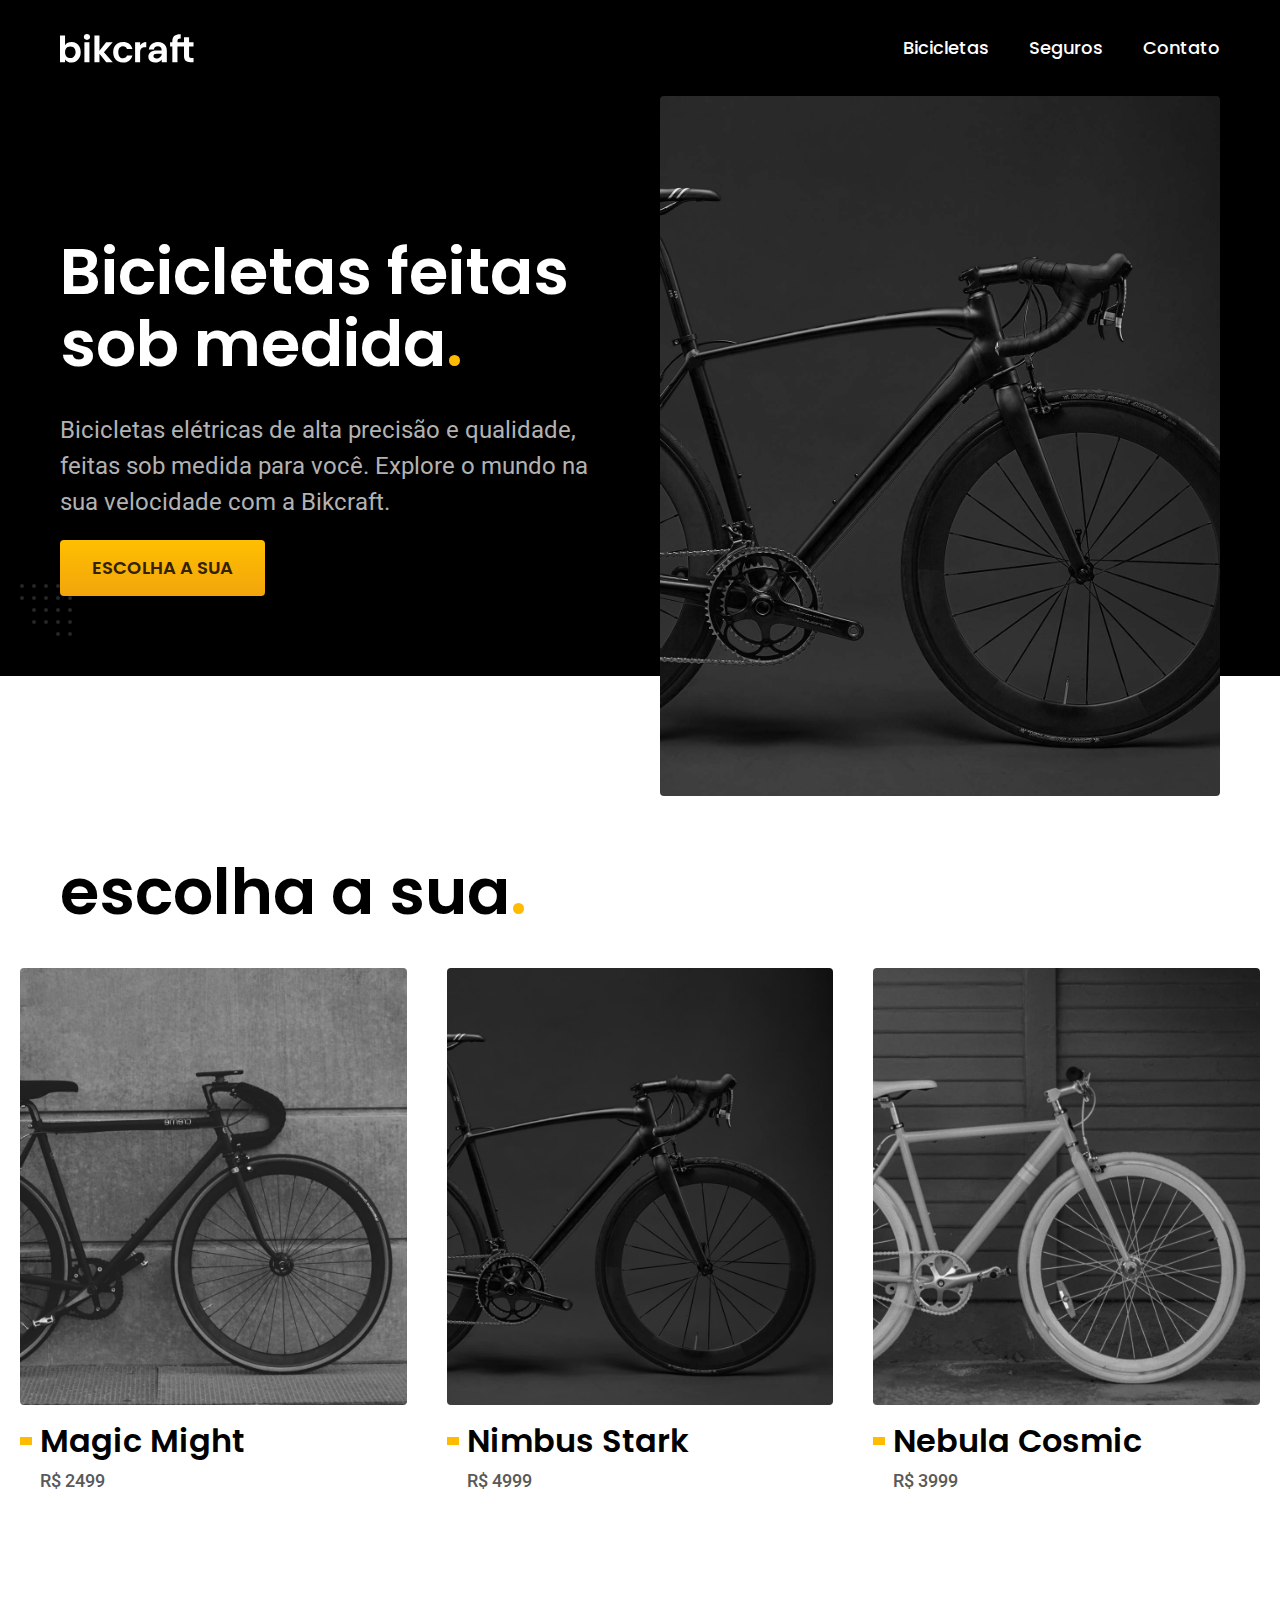
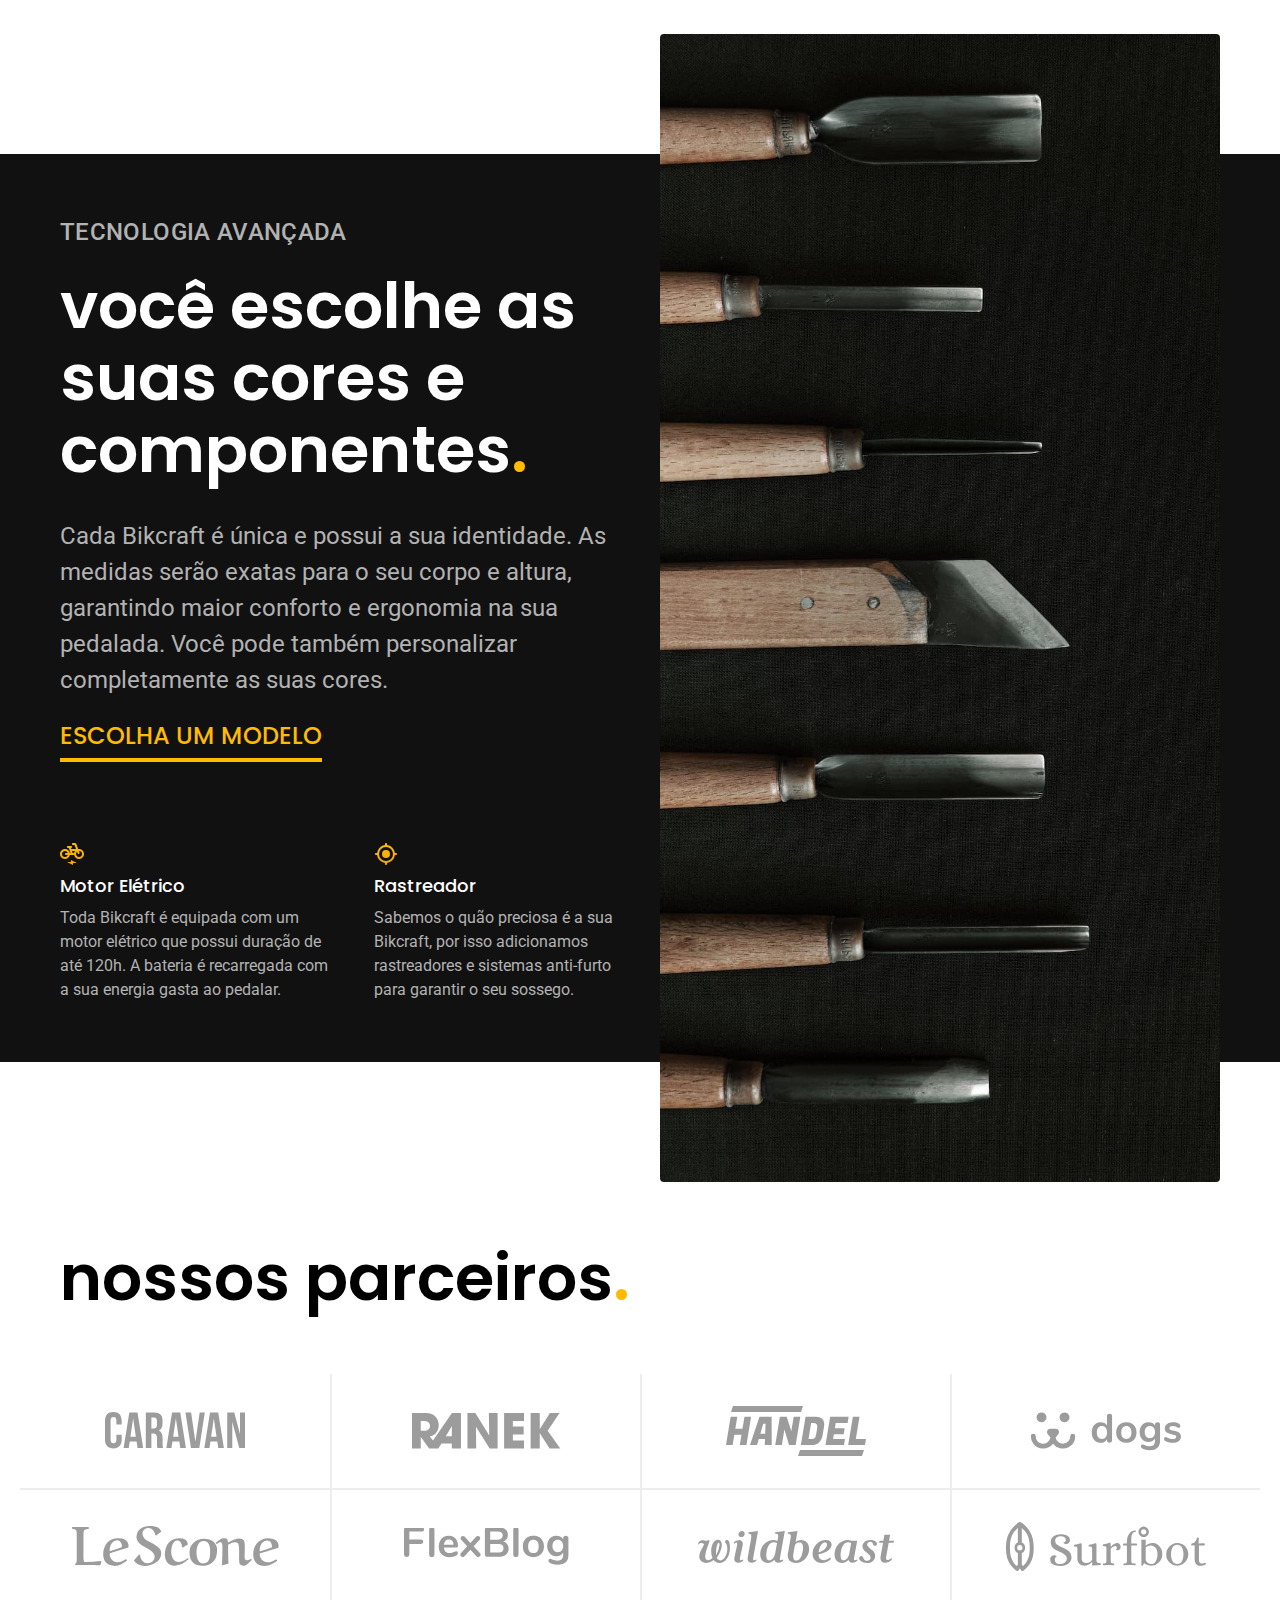
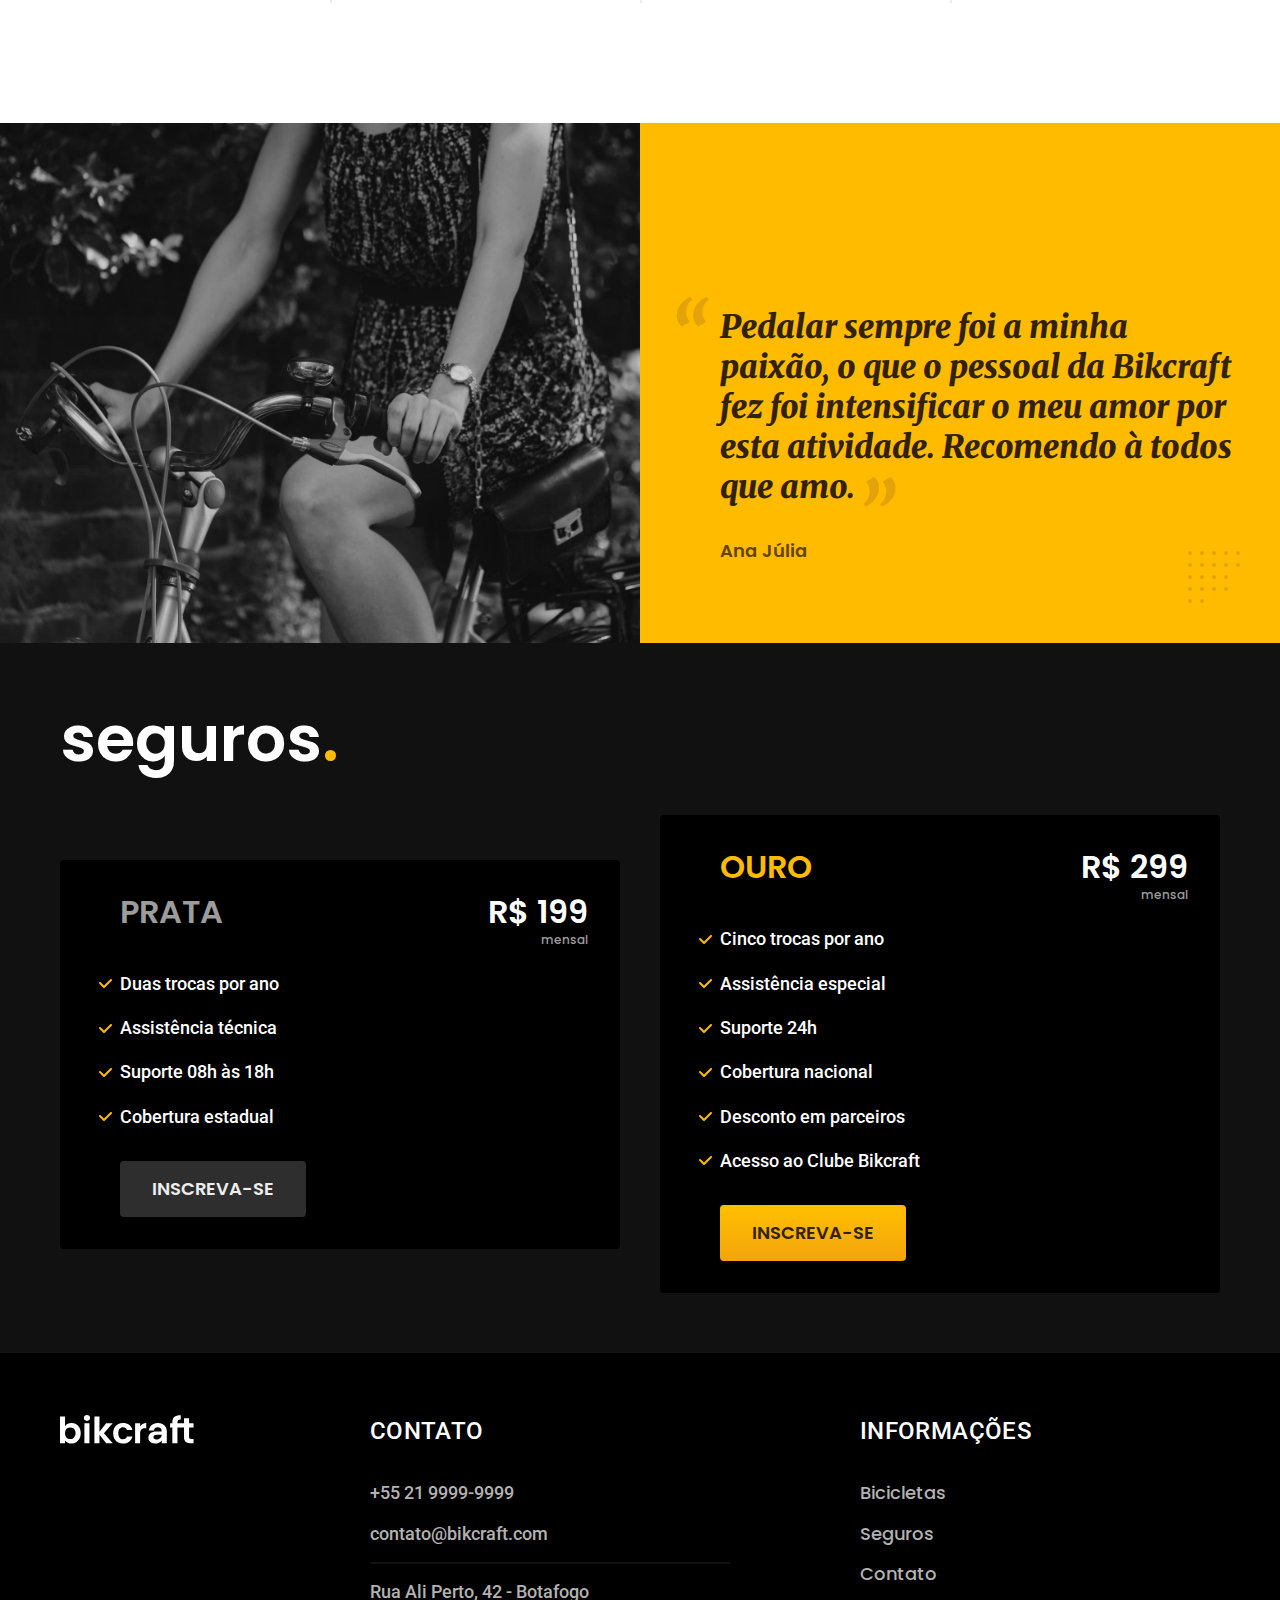
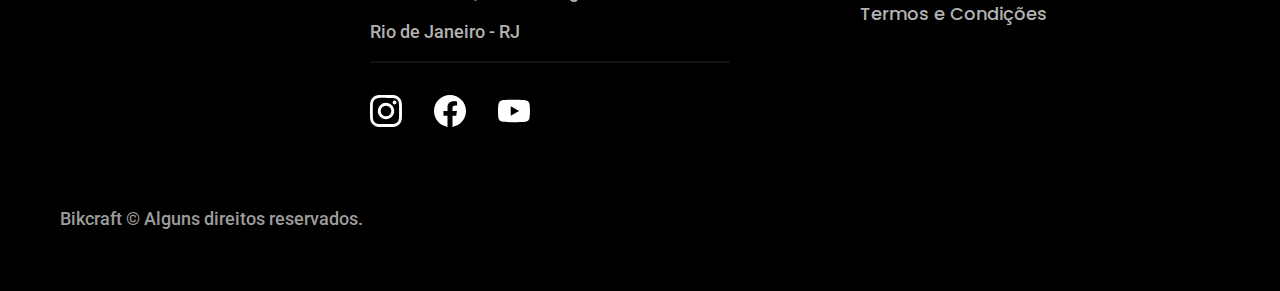
<file: index.html>
<!DOCTYPE html>
<html lang="pt-br">

<head>
  <meta charset="UTF-8">
  <meta name="viewport" content="width=device-width, initial-scale=1.0">
  <meta name="description" content="Bicicletas elétricas de alta precisão e qualidade,  feitas sob medida para o cliente. Explore o mundo na sua velocidade com a Bikcraft.">
  <title>Bikcraft - Bicicletas Elétricas</title>

  <link rel="icon" href="./favicon.svg" type="image/svg+xml">
  <link rel="preload" href="./css/style.min.css" as="style">
  <link rel="stylesheet" href="./css/style.min.css">

  <script>document.documentElement.classList.add('js');</script>

  <link rel="preconnect" href="https://fonts.googleapis.com">
  <link rel="preconnect" href="https://fonts.gstatic.com" crossorigin>
  <link href="https://fonts.googleapis.com/css2?family=Merriweather:ital,wght@1,900&family=Poppins:wght@400;600&family=Roboto:wght@400;500&display=swap" rel="stylesheet">
</head>

<body id="home">
  <header class="header-bg">
    <div class="header container">
      <a href="./">
        <img src="./img/bikcraft.svg" alt="Bikcraft" width="136" height="32">
      </a>

      <nav aria-label="primaria">
        <ul class="header-menu font-1-m cor-0">
          <li><a href="./bicicletas.html">Bicicletas</a></li>
          <li><a href="./seguros.html">Seguros</a></li>
          <li><a href="./contato.html">Contato</a></li>
        </ul>
      </nav>
    </div>
  </header>


  <main class="introducao-bg">
    <section class="introducao container">
      <div class="introducao-conteudo">
        <h1 class="font-1-xxl cor-0" data-anime="200">Bicicletas feitas sob medida<span class="cor-p1">.</span></h1>
        <p class="font-2-l cor-5" data-anime="400">Bicicletas elétricas de alta precisão e qualidade, feitas sob medida para você. Explore o mundo na sua velocidade com a Bikcraft.</p>
        <a href="./bicicletas.html" class="botao" data-anime="600">escolha a sua</a>
      </div>
      <div>
        <img src="./img/fotos/introducao.jpg" alt="bicicleta preta com motor eletrico" width="640" height="800" data-anime="800">
      </div>
    </section>
  </main>

  <article class="bicicletas-lista">
    <h2 class="container font-1-xxl">escolha a sua<span class="cor-p1">.</span></h2>

    <ul>
      <li>
        <a href="./bicicletas/magic.html">
          <img src="img/bicicletas/magic-home.jpg" alt="Bicicleta preta" width="460" height="520">
          <h3 class="font-1-xl">Magic Might</h3>
          <span class="font-2-m cor-8">R$ 2499</span>
        </a>
      </li>

      <li>
        <a href="./bicicletas/nimbus.html">
          <img src="img/bicicletas/nimbus-home.jpg" alt="Bicicleta preta" width="460" height="520">
          <h3 class="font-1-xl">Nimbus Stark</h3>
          <span class="font-2-m cor-8">R$ 4999</span>
        </a>
      </li>

      <li>
        <a href="./bicicletas/nebula.html">
          <img src="img/bicicletas/nebula-home.jpg" alt="Bicicleta branca" width="460" height="520">
          <h3 class="font-1-xl">Nebula Cosmic</h3>
          <span class="font-2-m cor-8">R$ 3999</span>
        </a>
      </li>
    </ul>

  </article>

  <article class="tecnologia-bg">
    <div class="tecnologia container">
      <div class="tecnologia-conteudo">
        <span class="font-2-l-b cor-5">Tecnologia Avançada</span>
        <h2 class="font-1-xxl cor-0">você escolhe as suas cores e componentes<span class="cor-p1">.</span></h2>
        <p class="font-2-l cor-5">Cada Bikcraft é única e possui a sua identidade. As medidas serão exatas para o seu corpo e altura, garantindo maior conforto e ergonomia na sua pedalada. Você pode também personalizar completamente as suas cores.</p>
        <a class="link" href="./bicicletas.html">Escolha um modelo</a>
        <div class="tecnologia-vantagens">
          <div>
            <img src="img/icones/eletrica.svg" alt="" width="24" height="24">
            <h3 class="font-1-m cor-0">Motor Elétrico</h3>
            <p class="font-2-s cor-5">Toda Bikcraft é equipada com um motor elétrico que possui duração de até 120h. A bateria é recarregada com a sua energia gasta ao pedalar.</p>
          </div>

          <div>
            <img src="img/icones/rastreador.svg" alt="" width="24" height="24">
            <h3 class="font-1-m cor-0">Rastreador</h3>
            <p class="font-2-s cor-5">Sabemos o quão preciosa é a sua Bikcraft, por isso adicionamos rastreadores e sistemas anti-furto para garantir o seu sossego.</p>
          </div>
        </div>
      </div>
      <div class="tecnologia-imagem">
        <img src="img/fotos/tecnologia.jpg" alt="" width="700" height="1120">
      </div>
    </div>
  </article>

  <section class="parceiros" aria-label="Nossos Parceiros">
    <h2 class="container font-1-xxl">nossos parceiros<span class="cor-p1">.</span></h2>
    <ul>
      <li><img src="./img/parceiros/caravan.svg" alt="Caravan" width="140" height="38"></li>
      <li><img src="./img/parceiros/ranek.svg" alt="Ranek" width="149" height="36"></li>
      <li><img src="./img/parceiros/handel.svg" alt="Handel" width="140" height="50"></li>
      <li><img src="./img/parceiros/dogs.svg" alt="Dogs" width="152" height="39"></li>
      <li><img src="./img/parceiros/lescone.svg" alt="LeScone" width="208" height="41"></li>
      <li><img src="./img/parceiros/flexblog.svg" alt="FlexBlog" width="165" height="38"></li>
      <li><img src="./img/parceiros/wildbeast.svg" alt="Wildbeast" width="196" height="34"></li>
      <li><img src="./img/parceiros/surfbot.svg" alt="Surfbot" width="200" height="49"></li>
    </ul>
  </section>

  <section class="depoimento" aria-label="Depoimento">
    <div>
      <img src="./img/fotos/depoimento.jpg" alt="Pessoa pedalando uma bicileta Bikcraft" width="780" height="680">
    </div>
    <div class="depoimento-conteudo">
      <blockquote class="font-1-xl cor-p5">
        <p>Pedalar sempre foi a minha paixão, o que o pessoal da Bikcraft fez foi intensificar o meu amor por esta atividade. Recomendo à todos que amo.</p>
      </blockquote>
      <span class="font-1-m-b cor-p4">Ana Júlia</span>
    </div>
  </section>

  <article class="seguros-bg">
    <div class="seguros container">
      <h2 class="font-1-xxl cor-0">seguros<span class="cor-p1">.</span></h2>
      <div class="seguros-item">
        <h3 class="font-1-xl cor-6">PRATA</h3>
        <span class="font-1-xl cor-0">R$ 199 <span class="font-1-xs cor-6">mensal</span></span>
        <ul class="font-2-m cor-0">
          <li>Duas trocas por ano</li>
          <li>Assistência técnica</li>
          <li>Suporte 08h às 18h</li>
          <li>Cobertura estadual</li>
        </ul>
        <a class="botao secundario" href="./orcamento.html?tipo=seguro&produto=prata">Inscreva-se</a>
      </div>
      <div class="seguros-item">
        <h3 class="font-1-xl cor-p1">OURO</h3>
        <span class="font-1-xl cor-0">R$ 299 <span class="font-1-xs cor-6">mensal</span></span>
        <ul class="font-2-m cor-0">
          <li>Cinco trocas por ano</li>
          <li>Assistência especial</li>
          <li>Suporte 24h</li>
          <li>Cobertura nacional</li>
          <li>Desconto em parceiros</li>
          <li>Acesso ao Clube Bikcraft</li>
        </ul>
        <a class="botao" href="./orcamento.html?tipo=seguro&produto=ouro">Inscreva-se</a>
      </div>
    </div>
  </article>

  <footer class="footer-bg">
    <div class="footer container">
      <img src="./img/bikcraft.svg" alt="Bikcraft" width="136" height="32">
      <div class="footer-contato">
        <h3 class="font-2-l-b cor-0">Contato</h3>
        <ul class="font-2-m cor-5">
          <li>+55 21 9999-9999</li>
          <li>contato@bikcraft.com</li>
          <li>Rua Ali Perto, 42 - Botafogo</li>
          <li>Rio de Janeiro - RJ</li>
        </ul>
        <div class="footer-redes">
          <a href="./"><img src="./img/redes/instagram.svg" alt="Instagram" width="32" height="32"></a>
          <a href="./"><img src="./img/redes/facebook.svg" alt="Facebook" width="32" height="32"></a>
          <a href="./"><img src="./img/redes/youtube.svg" alt="Youtube" width="32" height="32"></a>
        </div>
      </div>
      <div class="footer-informacoes">
        <h3 class="font-2-l-b cor-0">Informações</h3>
        <nav>
          <ul class="font-1-m cor-5">
            <li><a href="./bicicletas.html">Bicicletas</a></li>
            <li><a href="./seguros.html">Seguros</a></li>
            <li><a href="./contato.html">Contato</a></li>
            <li><a href="./termos.html">Termos e Condições</a></li>
          </ul>
        </nav>
      </div>
      <p class="font-2-m cor-6 footer-copy">Bikcraft © Alguns direitos reservados.</p>
    </div>
  </footer>


  <script src="./js/simple-anime.js"></script>
  <script src="./js/script.js"></script>
</body>

</html>
</file>
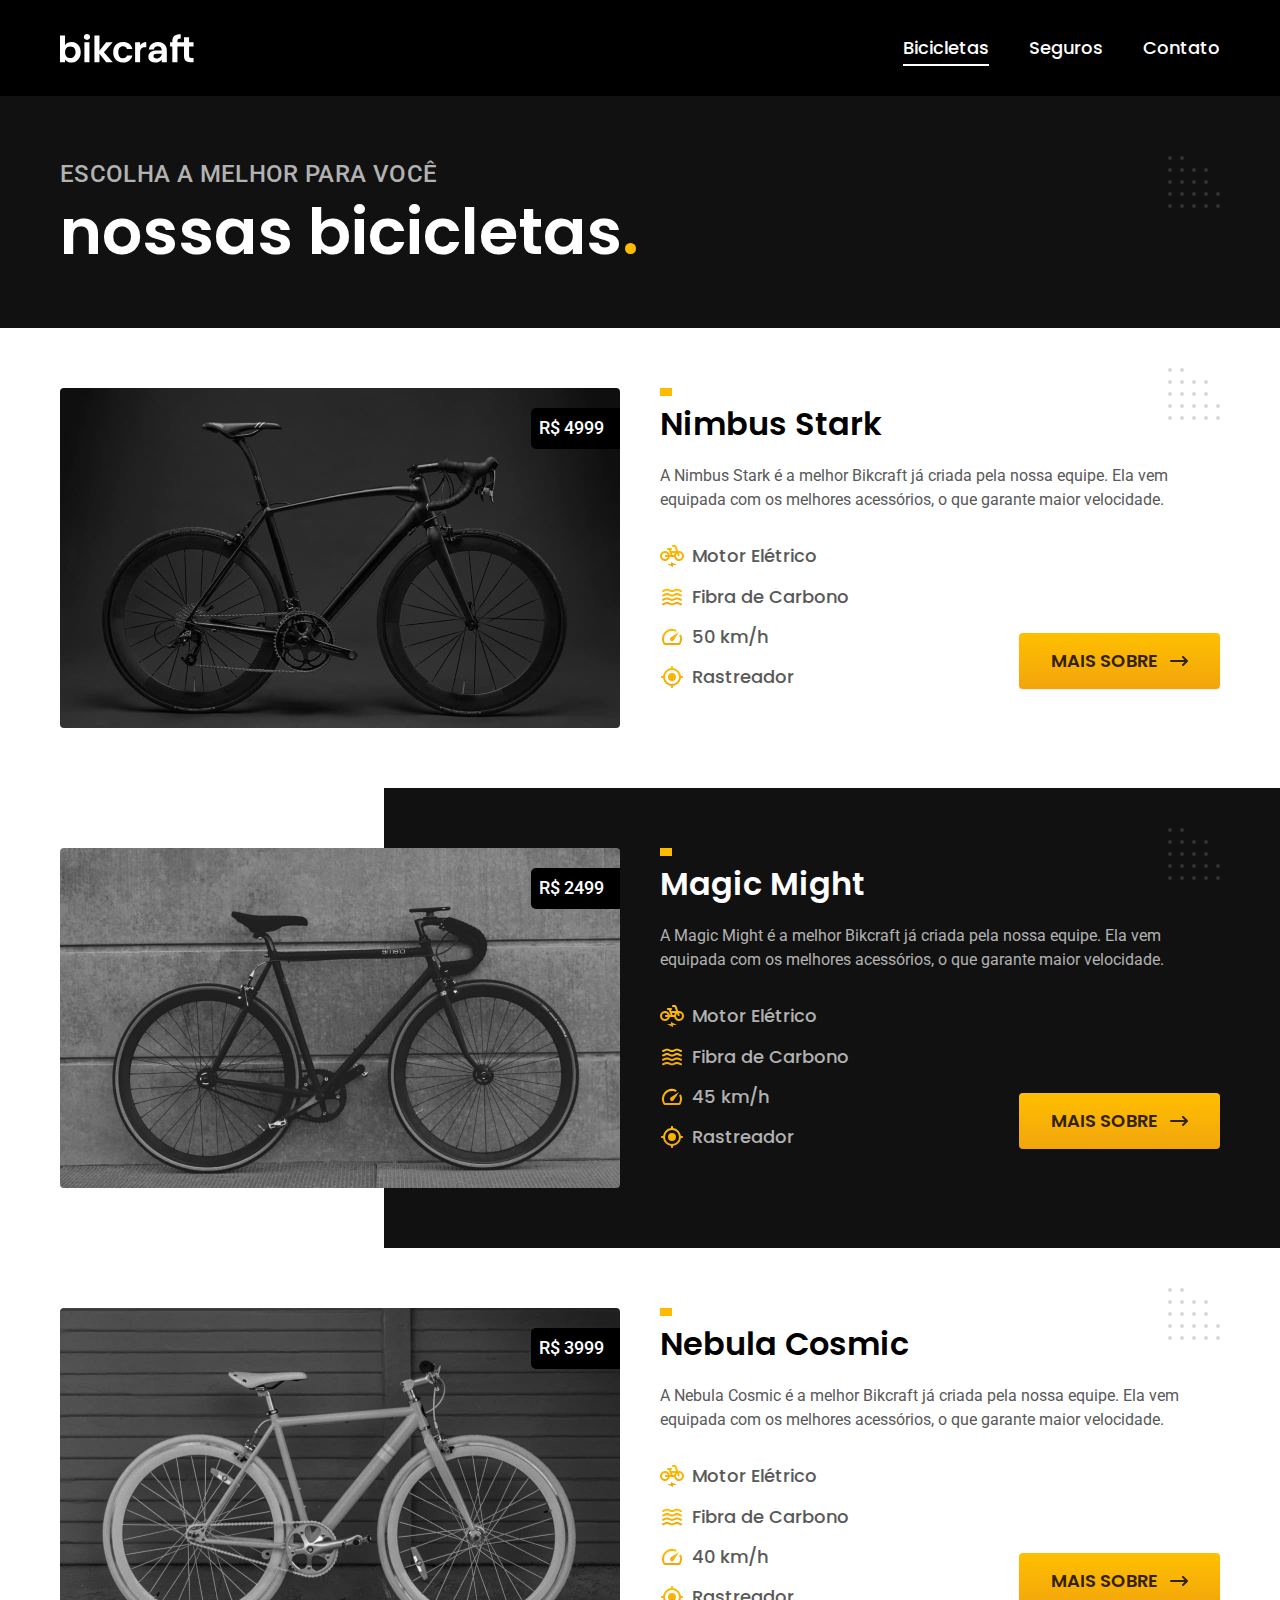
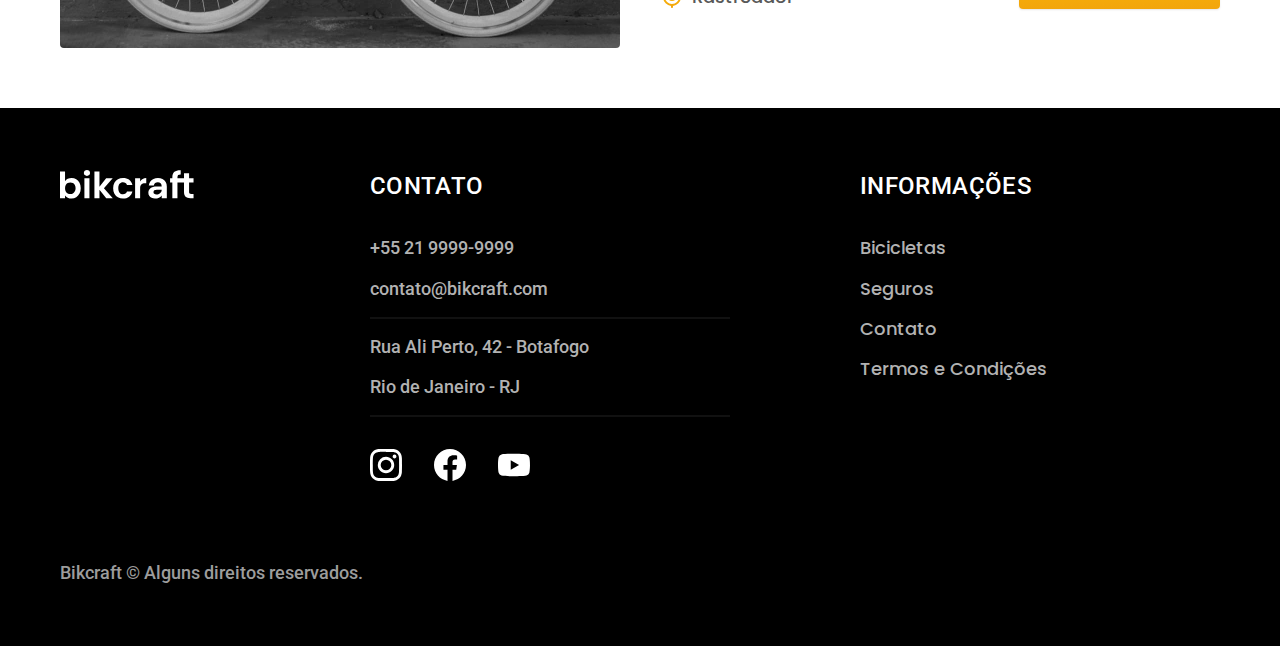
<file: bicicletas.html>
<!DOCTYPE html>
<html lang="pt-br">

<head>
  <meta charset="UTF-8">
  <meta name="viewport" content="width=device-width, initial-scale=1.0">
  <title>Bicicletas | Bikcraft</title>
  <meta name="description" content="Bicicletas elétricas de alta precisão e qualidade,  feitas sob medida para o cliente. Explore o mundo na sua velocidade com a Bikcraft.">

  <link rel="icon" href="./favicon.svg" type="image/svg+xml">
  <link rel="preload" href="./css/style.min.css" as="style">
  <link rel="stylesheet" href="./css/style.min.css">

  <script>document.documentElement.classList.add('js');</script>

  <link rel="preconnect" href="https://fonts.googleapis.com">
  <link rel="preconnect" href="https://fonts.gstatic.com" crossorigin>
  <link href="https://fonts.googleapis.com/css2?family=Merriweather:ital,wght@1,900&family=Poppins:wght@400;600&family=Roboto:wght@400;500&display=swap" rel="stylesheet">
</head>

<body id="bicicletas">
  <header class="header-bg">
    <div class="header container">
      <a href="./">
        <img src="./img/bikcraft.svg" alt="Bikcraft" width="136" height="32">
      </a>
      <nav aria-label="primaria">
        <ul class="header-menu font-1-m cor-0">
          <li><a href="./bicicletas.html">Bicicletas</a></li>
          <li><a href="./seguros.html">Seguros</a></li>
          <li><a href="./contato.html">Contato</a></li>
        </ul>
      </nav>
    </div>
  </header>

  <main>
    <div class="titulo">
      <div class="container">
        <p class="font-2-l-b cor-5">Escolha a melhor para você</p>
        <h1 class="font-1-xxl cor-0">nossas bicicletas<span class="cor-p1">.</span></h1>
      </div>
    </div>

    <div class="bicicletas-bg">
      <div class="bicicletas container">
        <div class="bicicletas-imagem">
          <img src="./img/bicicletas/nimbus.jpg" alt="Bicicleta preta" width="1120" height="680">
          <span class="font-2-m cor-0">R$ 4999</span>
        </div>
        <div class="bicicletas-conteudo">
          <h2 class="font-1-xl">Nimbus Stark</h2>
          <p class="font-2-s cor-8">A Nimbus Stark é a melhor Bikcraft já criada pela nossa equipe. Ela vem equipada com os melhores acessórios, o que garante maior velocidade.</p>
          <ul class="font-1-m cor-8">
            <li><img src="./img/icones/eletrica.svg" alt=""><span>Motor Elétrico</span></li>
            <li><img src="./img/icones/carbono.svg" alt=""><span>Fibra de Carbono</span></li>
            <li><img src="./img/icones/velocidade.svg" alt=""><span>50 km/h</span></li>
            <li><img src="./img/icones/rastreador.svg" alt=""><span>Rastreador</span></li>
          </ul>
          <a class="botao seta" href="./bicicletas/nimbus.html">Mais Sobre</a>
        </div>
      </div>
    </div>

    <div class="bicicletas-bg">
      <div class="bicicletas container">
        <div class="bicicletas-imagem">
          <img src="./img/bicicletas/magic.jpg" alt="Bicicleta preta" width="1120" height="680">
          <span class="font-2-m cor-0">R$ 2499</span>
        </div>
        <div class="bicicletas-conteudo">
          <h2 class="font-1-xl cor-0">Magic Might</h2>
          <p class="font-2-s cor-5">A Magic Might é a melhor Bikcraft já criada pela nossa equipe. Ela vem equipada com os melhores acessórios, o que garante maior velocidade.</p>
          <ul class="font-1-m cor-5">
            <li><img src="./img/icones/eletrica.svg" alt=""><span>Motor Elétrico</span></li>
            <li><img src="./img/icones/carbono.svg" alt=""><span>Fibra de Carbono</span></li>
            <li><img src="./img/icones/velocidade.svg" alt=""><span>45 km/h</span></li>
            <li><img src="./img/icones/rastreador.svg" alt=""><span>Rastreador</span></li>
          </ul>
          <a class="botao seta" href="./bicicletas/magic.html">Mais Sobre</a>
        </div>
      </div>
    </div>

    <div class="bicicletas-bg">
      <div class="bicicletas container">
        <div class="bicicletas-imagem">
          <img src="./img/bicicletas/nebula.jpg" alt="Bicicleta branca" width="1120" height="680">
          <span class="font-2-m cor-0">R$ 3999</span>
        </div>
        <div class="bicicletas-conteudo">
          <h2 class="font-1-xl">Nebula Cosmic</h2>
          <p class="font-2-s cor-8">A Nebula Cosmic é a melhor Bikcraft já criada pela nossa equipe. Ela vem equipada com os melhores acessórios, o que garante maior velocidade.</p>
          <ul class="font-1-m cor-8">
            <li><img src="./img/icones/eletrica.svg" alt=""><span>Motor Elétrico</span></li>
            <li><img src="./img/icones/carbono.svg" alt=""><span>Fibra de Carbono</span></li>
            <li><img src="./img/icones/velocidade.svg" alt=""><span>40 km/h</span></li>
            <li><img src="./img/icones/rastreador.svg" alt=""><span>Rastreador</span></li>
          </ul>
          <a class="botao seta" href="./bicicletas/nebula.html">Mais Sobre</a>
        </div>
      </div>
    </div>
  </main>

  <footer class="footer-bg">
    <div class="footer container">
      <img src="./img/bikcraft.svg" alt="Bikcraft">
      <div class="footer-contato">
        <h3 class="font-2-l-b cor-0">Contato</h3>
        <ul class="font-2-m cor-5">
          <li>+55 21 9999-9999</li>
          <li>contato@bikcraft.com</li>
          <li>Rua Ali Perto, 42 - Botafogo</li>
          <li>Rio de Janeiro - RJ</li>
        </ul>
        <div class="footer-redes">
          <a href="./"><img src="./img/redes/instagram.svg" alt="Instagram"></a>
          <a href="./"><img src="./img/redes/facebook.svg" alt="Facebook"></a>
          <a href="./"><img src="./img/redes/youtube.svg" alt="Youtube"></a>
        </div>
      </div>
      <div class="footer-informacoes">
        <h3 class="font-2-l-b cor-0">Informações</h3>
        <nav>
          <ul class="font-1-m cor-5">
            <li><a href="./bicicletas.html">Bicicletas</a></li>
            <li><a href="./seguros.html">Seguros</a></li>
            <li><a href="./contato.html">Contato</a></li>
            <li><a href="./termos.html">Termos e Condições</a></li>
          </ul>
        </nav>
      </div>
      <p class="font-2-m cor-6 footer-copy">Bikcraft © Alguns direitos reservados.</p>
    </div>
  </footer>

  <script src="./js/script.js"></script>
</body>

</html>
</file>
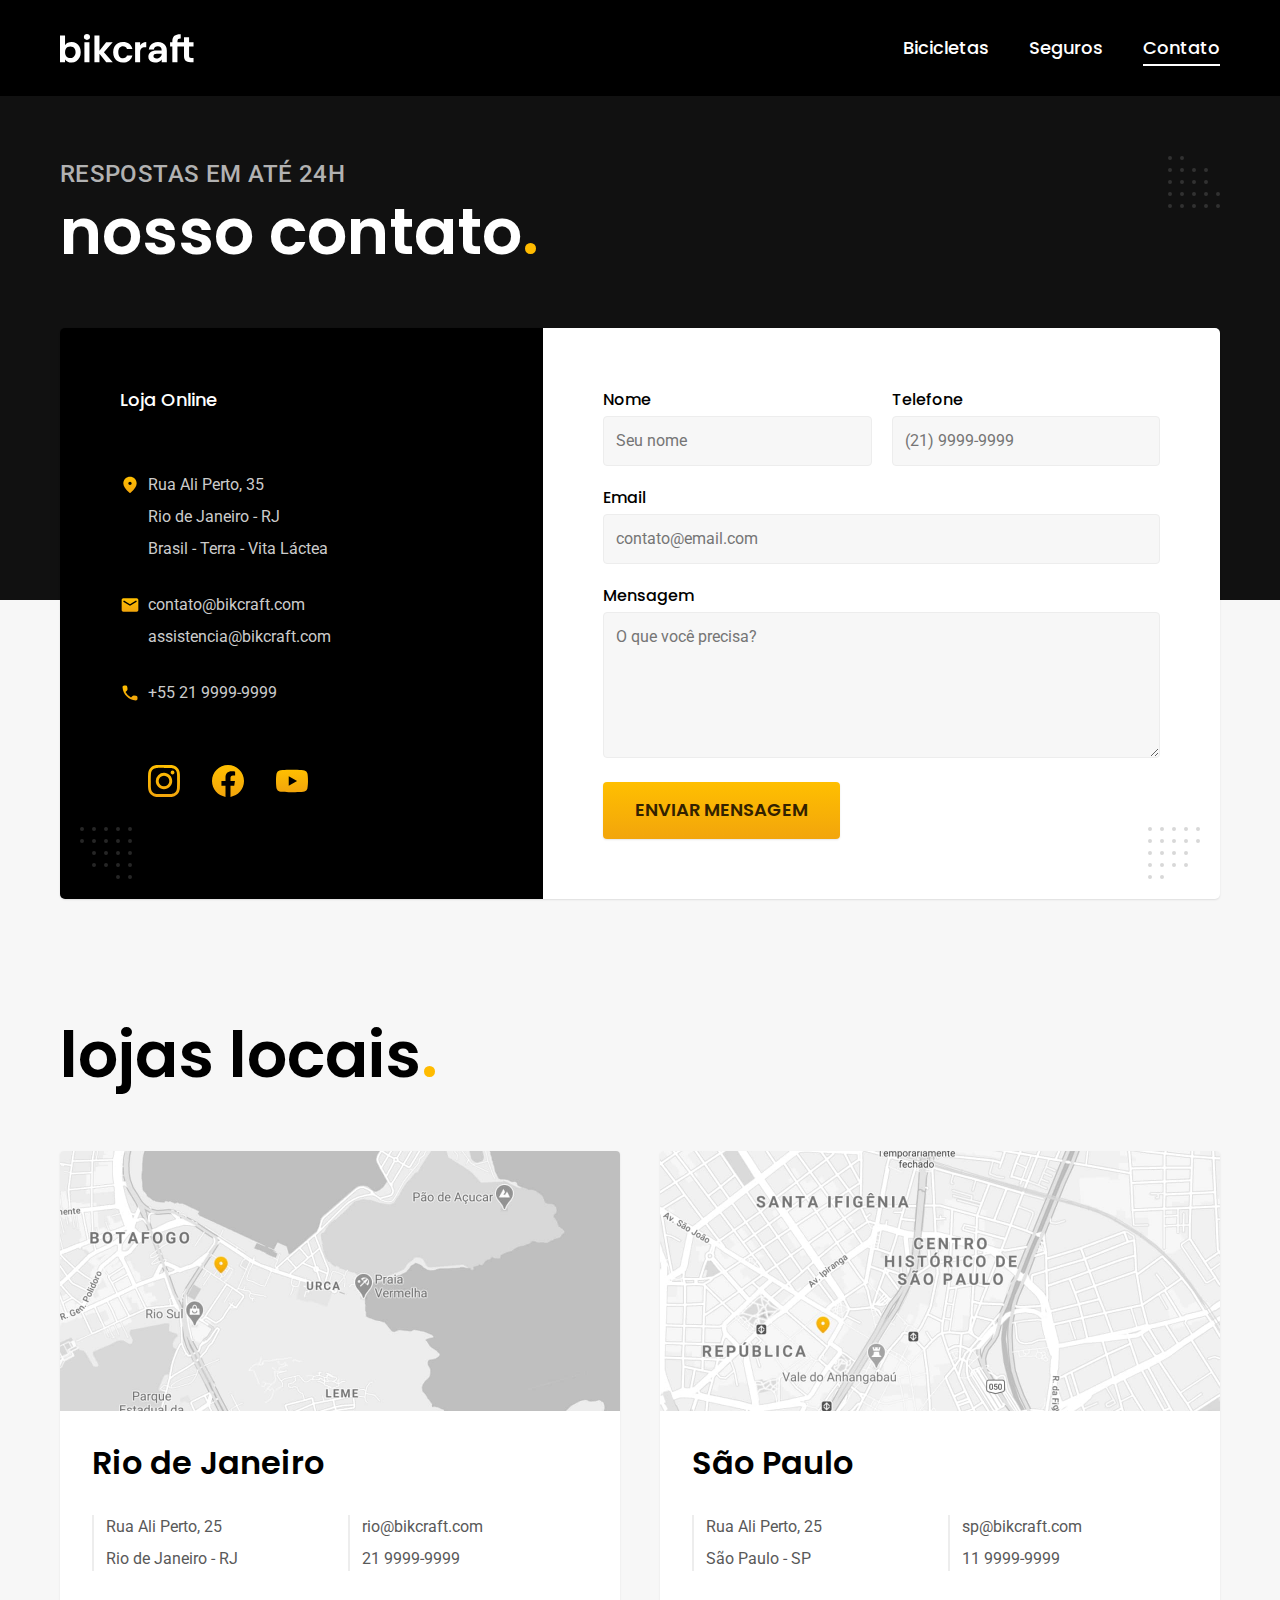
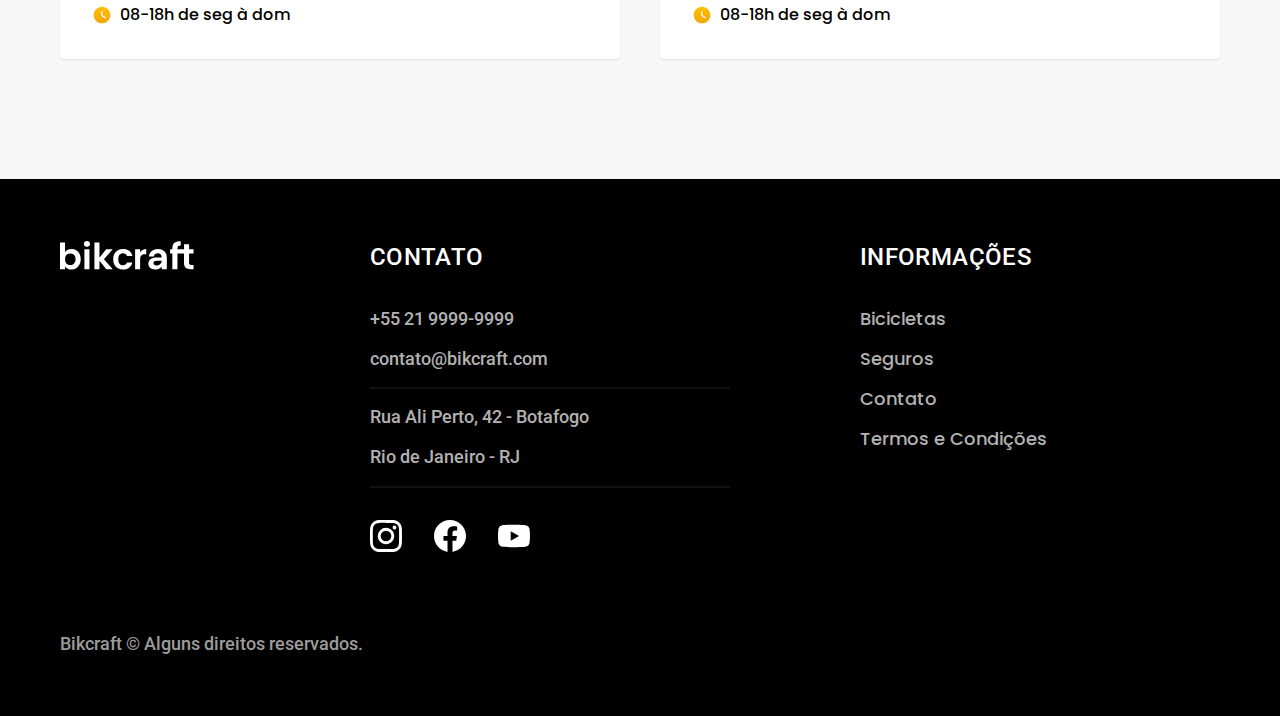
<file: contato.html>
<!DOCTYPE html>
<html lang="pt-br">

<head>
  <meta charset="UTF-8">
  <meta name="viewport" content="width=device-width, initial-scale=1.0">
  <title>Contato | Bikcraft</title>
  <meta name="description" content="Bicicletas elétricas de alta precisão e qualidade,  feitas sob medida para o cliente. Explore o mundo na sua velocidade com a Bikcraft.">

  <link rel="icon" href="./favicon.svg" type="image/svg+xml">
  <link rel="preload" href="./css/style.min.css" as="style">
  <link rel="stylesheet" href="./css/style.min.css">

  <script>document.documentElement.classList.add('js');</script>

  <link rel="preconnect" href="https://fonts.googleapis.com">
  <link rel="preconnect" href="https://fonts.gstatic.com" crossorigin>
  <link href="https://fonts.googleapis.com/css2?family=Merriweather:ital,wght@1,900&family=Poppins:wght@400;600&family=Roboto:wght@400;500&display=swap" rel="stylesheet">
</head>

<body id="contato">
  <header class="header-bg">
    <div class="header container">
      <a href="./">
        <img src="./img/bikcraft.svg" alt="Bikcraft" width="136" height="32">
      </a>
      <nav aria-label="primaria">
        <ul class="header-menu font-1-m cor-0">
          <li><a href="./bicicletas.html">Bicicletas</a></li>
          <li><a href="./seguros.html">Seguros</a></li>
          <li><a href="./contato.html">Contato</a></li>
        </ul>
      </nav>
    </div>
  </header>

  <main>
    <div class="titulo">
      <div class="container">
        <p class="font-2-l-b cor-5">Respostas em até 24h</p>
        <h1 class="font-1-xxl cor-0">nosso contato<span class="cor-p1">.</span></h1>
      </div>
    </div>

    <div class="contato container">
      <section class="contato-dados" aria-label="Endereço">
        <h2 class="cor-0 font-1-m">Loja Online</h2>
        <div class="contato-endereco font-2-s cor-4">
          <p>Rua Ali Perto, 35</p>
          <p>Rio de Janeiro - RJ</p>
          <p>Brasil - Terra - Vita Láctea</p>
        </div>
        <address class="contato-meios font-2-s cor-4">
          <a href="mailto:contato@bikcraft.com">contato@bikcraft.com</a>
          <a href="mailto:assistencia@bikcraft.com">assistencia@bikcraft.com</a>
          <a href="tel:+552199999999">+55 21 9999-9999</a>
        </address>
        <div class="contato-redes">
          <a href="./"><img src="./img/redes/instagram-p.svg" alt="Instagram"></a>
          <a href="./"><img src="./img/redes/facebook-p.svg" alt="Facebook"></a>
          <a href="./"><img src="./img/redes/youtube-p.svg" alt="Youtube"></a>
        </div>
      </section>
      <section class="contato-formulario" aria-label="Formulário">
        <form class="form" action="./">
          <div>
            <label for="nome">Nome</label>
            <input type="text" id="nome" name="nome" placeholder="Seu nome">
          </div>
          <div>
            <label for="telefone">Telefone</label>
            <input type="text" id="telefone" name="telefone" placeholder="(21) 9999-9999">
          </div>
          <div class="col-2">
            <label for="email">Email</label>
            <input type="email" id="email" name="email" placeholder="contato@email.com">
          </div>
          <div class="col-2">
            <label for="mensagem">Mensagem</label>
            <textarea id="mensagem" name="mensagem" placeholder="O que você precisa?" rows="5"></textarea>
          </div>
          <button class="botao col-2">Enviar Mensagem</button>
        </form>
      </section>
    </div>
  </main>

  <article class="lojas container">
    <h2 class="font-1-xxl">lojas locais<span class="cor-p1">.</span></h2>
    <div class="lojas-item">
      <img src="./img/lojas/rj.jpg" alt="mapa marcando o endereço da loja no Rio de Janeiro" width="560" height="260">
      <div class="lojas-conteudo">
        <h3 class="font-1-xl">Rio de Janeiro</h3>
        <div class="lojas-dados font-2-s cor-8">
          <p>Rua Ali Perto, 25</p>
          <p>Rio de Janeiro - RJ</p>
        </div>
        <div class="lojas-dados font-2-s cor-8">
          <a href="mailto:rio@bikcraft.com">rio@bikcraft.com</a>
          <a href="tel:+552199999999">21 9999-9999</a>
        </div>
        <p class="lojas-tempo font-1-s"><img src="./img/icones/horario.svg" alt="">08-18h de seg à dom</p>
      </div>
    </div>
    <div class="lojas-item">
      <img src="./img/lojas/sp.jpg" alt="mapa marcando o endereço da loja no Rio de Janeiro">
      <div class="lojas-conteudo">
        <h3 class="font-1-xl">São Paulo</h3>
        <div class="lojas-dados font-2-s cor-8">
          <p>Rua Ali Perto, 25</p>
          <p>São Paulo - SP</p>
        </div>
        <div class="lojas-dados font-2-s cor-8">
          <a href="mailto:rio@bikcraft.com">sp@bikcraft.com</a>
          <a href="tel:+551199999999">11 9999-9999</a>
        </div>
        <p class="lojas-tempo font-1-s"><img src="./img/icones/horario.svg" alt="">08-18h de seg à dom</p>
      </div>
    </div>
  </article>

  <footer class="footer-bg">
    <div class="footer container">
      <img src="./img/bikcraft.svg" alt="Bikcraft">
      <div class="footer-contato">
        <h3 class="font-2-l-b cor-0">Contato</h3>
        <ul class="font-2-m cor-5">
          <li>+55 21 9999-9999</li>
          <li>contato@bikcraft.com</li>
          <li>Rua Ali Perto, 42 - Botafogo</li>
          <li>Rio de Janeiro - RJ</li>
        </ul>
        <div class="footer-redes">
          <a href="./"><img src="./img/redes/instagram.svg" alt="Instagram"></a>
          <a href="./"><img src="./img/redes/facebook.svg" alt="Facebook"></a>
          <a href="./"><img src="./img/redes/youtube.svg" alt="Youtube"></a>
        </div>
      </div>
      <div class="footer-informacoes">
        <h3 class="font-2-l-b cor-0">Informações</h3>
        <nav>
          <ul class="font-1-m cor-5">
            <li><a href="./bicicletas.html">Bicicletas</a></li>
            <li><a href="./seguros.html">Seguros</a></li>
            <li><a href="./contato.html">Contato</a></li>
            <li><a href="./termos.html">Termos e Condições</a></li>
          </ul>
        </nav>
      </div>
      <p class="font-2-m cor-6 footer-copy">Bikcraft © Alguns direitos reservados.</p>
    </div>
  </footer>

  <script src="./js/script.js"></script>
</body>

</html>
</file>
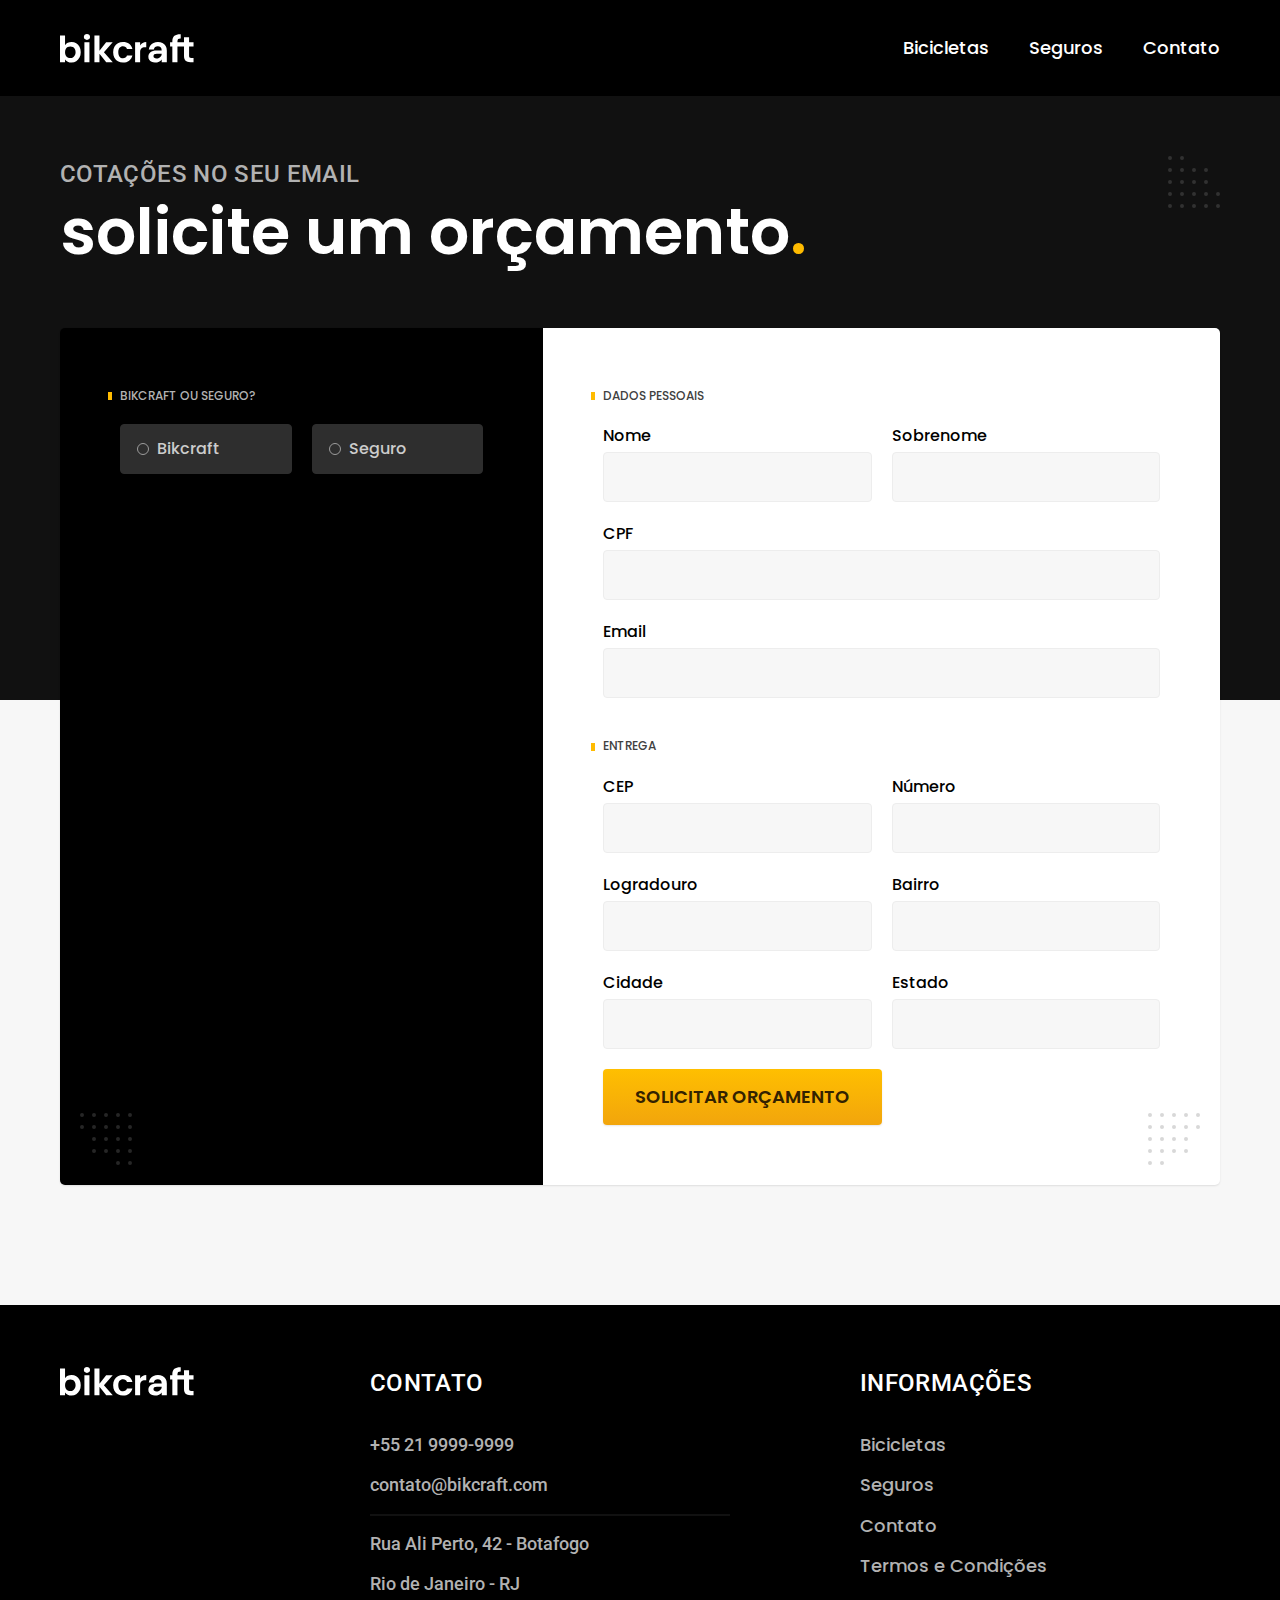
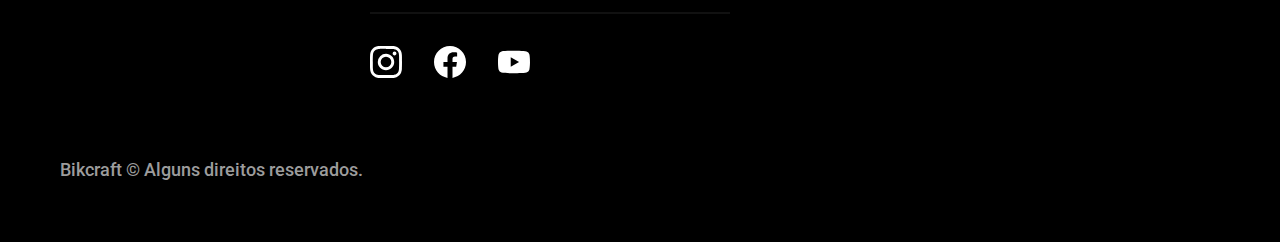
<file: orcamento.html>
<!DOCTYPE html>
<html lang="pt-br">

<head>
  <meta charset="UTF-8">
  <meta name="viewport" content="width=device-width, initial-scale=1.0">
  <title>Orçamento | Bikcraft</title>
  <meta name="description" content="Bicicletas elétricas de alta precisão e qualidade,  feitas sob medida para o cliente. Explore o mundo na sua velocidade com a Bikcraft.">

  <link rel="icon" href="./favicon.svg" type="image/svg+xml">
  <link rel="preload" href="./css/style.min.css" as="style">
  <link rel="stylesheet" href="./css/style.min.css">

  <script>document.documentElement.classList.add('js');</script>

  <link rel="preconnect" href="https://fonts.googleapis.com">
  <link rel="preconnect" href="https://fonts.gstatic.com" crossorigin>
  <link href="https://fonts.googleapis.com/css2?family=Merriweather:ital,wght@1,900&family=Poppins:wght@400;600&family=Roboto:wght@400;500&display=swap" rel="stylesheet">
</head>

<body id="orcamento">
  <header class="header-bg">
    <div class="header container">
      <a href="./">
        <img src="./img/bikcraft.svg" alt="Bikcraft" width="136" height="32">
      </a>
      <nav aria-label="primaria">
        <ul class="header-menu font-1-m cor-0">
          <li><a href="./bicicletas.html">Bicicletas</a></li>
          <li><a href="./seguros.html">Seguros</a></li>
          <li><a href="./contato.html">Contato</a></li>
        </ul>
      </nav>
    </div>
  </header>

  <main>
    <div class="titulo">
      <div class="container">
        <p class="font-2-l-b cor-5">Cotações no seu email</p>
        <h1 class="font-1-xxl cor-0">solicite um orçamento<span class="cor-p1">.</span></h1>
      </div>
    </div>

    <form class="orcamento container" action="./">
      <!-- Produto -->
      <div class="orcamento-produto">
        <h2 class="font-1-xs cor-5">Bikcraft ou Seguro?</h2>

        <input type="radio" name="tipo" value="bikcraft" id="bikcraft">
        <label for="bikcraft">Bikcraft</label>

        <input type="radio" name="tipo" value="seguro" id="seguro">
        <label for="seguro">Seguro</label>

        <div class="orcamento-conteudo" id="orcamento-bikcraft">
          <h2 class="font-1-xs cor-5">Escolha a sua:</h2>

          <input type="radio" name="produto" value="nimbus" id="nimbus">
          <label for="nimbus">Nimbus Stark <span>R$ 4999</span></label>
          <div class="radio-detalhes">
            <ul class="font-1-xs cor-8">
              <li><img src="./img/icones/eletrica.svg" alt=""> Motor Elétrico</li>
              <li><img src="./img/icones/carbono.svg" alt=""> Fibra de Carbono</li>
              <li><img src="./img/icones/velocidade.svg" alt=""> 50 km/h</li>
              <li><img src="./img/icones/rastreador.svg" alt=""> Rastreador</li>
            </ul>
            <img src="./img/bicicletas/nimbus.jpg" alt="Bicicleta preta">
          </div>

          <input type="radio" name="produto" value="magic" id="magic">
          <label for="magic">Magic Might <span>R$ 2499</span></label>
          <div class="radio-detalhes">
            <ul class="font-1-xs cor-8">
              <li><img src="./img/icones/eletrica.svg" alt=""> Motor Elétrico</li>
              <li><img src="./img/icones/carbono.svg" alt=""> Fibra de Carbono</li>
              <li><img src="./img/icones/velocidade.svg" alt=""> 45 km/h</li>
              <li><img src="./img/icones/rastreador.svg" alt=""> Rastreador</li>
            </ul>
            <img src="./img/bicicletas/magic.jpg" alt="Bicicleta preta">
          </div>

          <input type="radio" name="produto" value="nebula" id="nebula">
          <label for="nebula">Nebula Cosmic <span>R$ 3999</span></label>
          <div class="radio-detalhes">
            <ul class="font-1-xs cor-8">
              <li><img src="./img/icones/eletrica.svg" alt=""> Motor Elétrico</li>
              <li><img src="./img/icones/carbono.svg" alt=""> Fibra de Carbono</li>
              <li><img src="./img/icones/velocidade.svg" alt=""> 40 km/h</li>
              <li><img src="./img/icones/rastreador.svg" alt=""> Rastreador</li>
            </ul>
            <img src="./img/bicicletas/nebula.jpg" alt="Bicicleta preta">
          </div>
        </div>

        <div class="orcamento-conteudo" id="orcamento-seguro">
          <h2 class="font-1-xs cor-5">Escolha o plano:</h2>

          <input type="radio" name="produto" value="prata" id="prata">
          <label for="prata" class="font-1-s cor-4">Prata <span>R$ 199</span></label>

          <input type="radio" name="produto" value="ouro" id="ouro">
          <label for="ouro" class="font-1-s cor-4">Ouro <span>R$ 299</span></label>
        </div>
      </div>

      <!-- Dados -->
      <div class="orcamento-dados form">
        <h2 class="font-1-xs cor-9 col-2">dados pessoais</h2>
        <div>
          <label for="nome">Nome</label>
          <input type="text" id="nome" name="nome">
        </div>
        <div>
          <label for="sobrenome">Sobrenome</label>
          <input type="text" id="sobrenome" name="sobrenome">
        </div>
        <div class="col-2">
          <label for="CPF">CPF</label>
          <input type="text" id="CPF" name="CPF">
        </div>
        <div class="col-2">
          <label for="email">Email</label>
          <input type="text" id="email" name="email">
        </div>
        <h2 class="font-1-xs cor-9 col-2">entrega</h2>
        <div>
          <label for="cep">CEP</label>
          <input type="text" id="cep" name="cep">
        </div>
        <div>
          <label for="numero">Número</label>
          <input type="text" id="numero" name="numero">
        </div>
        <div>
          <label for="logradouro">Logradouro</label>
          <input type="text" id="logradouro" name="logradouro">
        </div>
        <div>
          <label for="bairro">Bairro</label>
          <input type="text" id="bairro" name="bairro">
        </div>
        <div>
          <label for="cidade">Cidade</label>
          <input type="text" id="cidade" name="cidade">
        </div>
        <div>
          <label for="estado">Estado</label>
          <input type="text" id="estado" name="estado">
        </div>
        <button class="botao col-2">Solicitar Orçamento</button>
      </div>
    </form>
  </main>

  <footer class="footer-bg">
    <div class="footer container">
      <img src="./img/bikcraft.svg" alt="Bikcraft">
      <div class="footer-contato">
        <h3 class="font-2-l-b cor-0">Contato</h3>
        <ul class="font-2-m cor-5">
          <li>+55 21 9999-9999</li>
          <li>contato@bikcraft.com</li>
          <li>Rua Ali Perto, 42 - Botafogo</li>
          <li>Rio de Janeiro - RJ</li>
        </ul>
        <div class="footer-redes">
          <a href="./"><img src="./img/redes/instagram.svg" alt="Instagram"></a>
          <a href="./"><img src="./img/redes/facebook.svg" alt="Facebook"></a>
          <a href="./"><img src="./img/redes/youtube.svg" alt="Youtube"></a>
        </div>
      </div>
      <div class="footer-informacoes">
        <h3 class="font-2-l-b cor-0">Informações</h3>
        <nav>
          <ul class="font-1-m cor-5">
            <li><a href="./bicicletas.html">Bicicletas</a></li>
            <li><a href="./seguros.html">Seguros</a></li>
            <li><a href="./contato.html">Contato</a></li>
            <li><a href="./termos.html">Termos e Condições</a></li>
          </ul>
        </nav>
      </div>
      <p class="font-2-m cor-6 footer-copy">Bikcraft © Alguns direitos reservados.</p>
    </div>
  </footer>

  <script src="./js/script.js"></script>
</body>

</html>
</file>
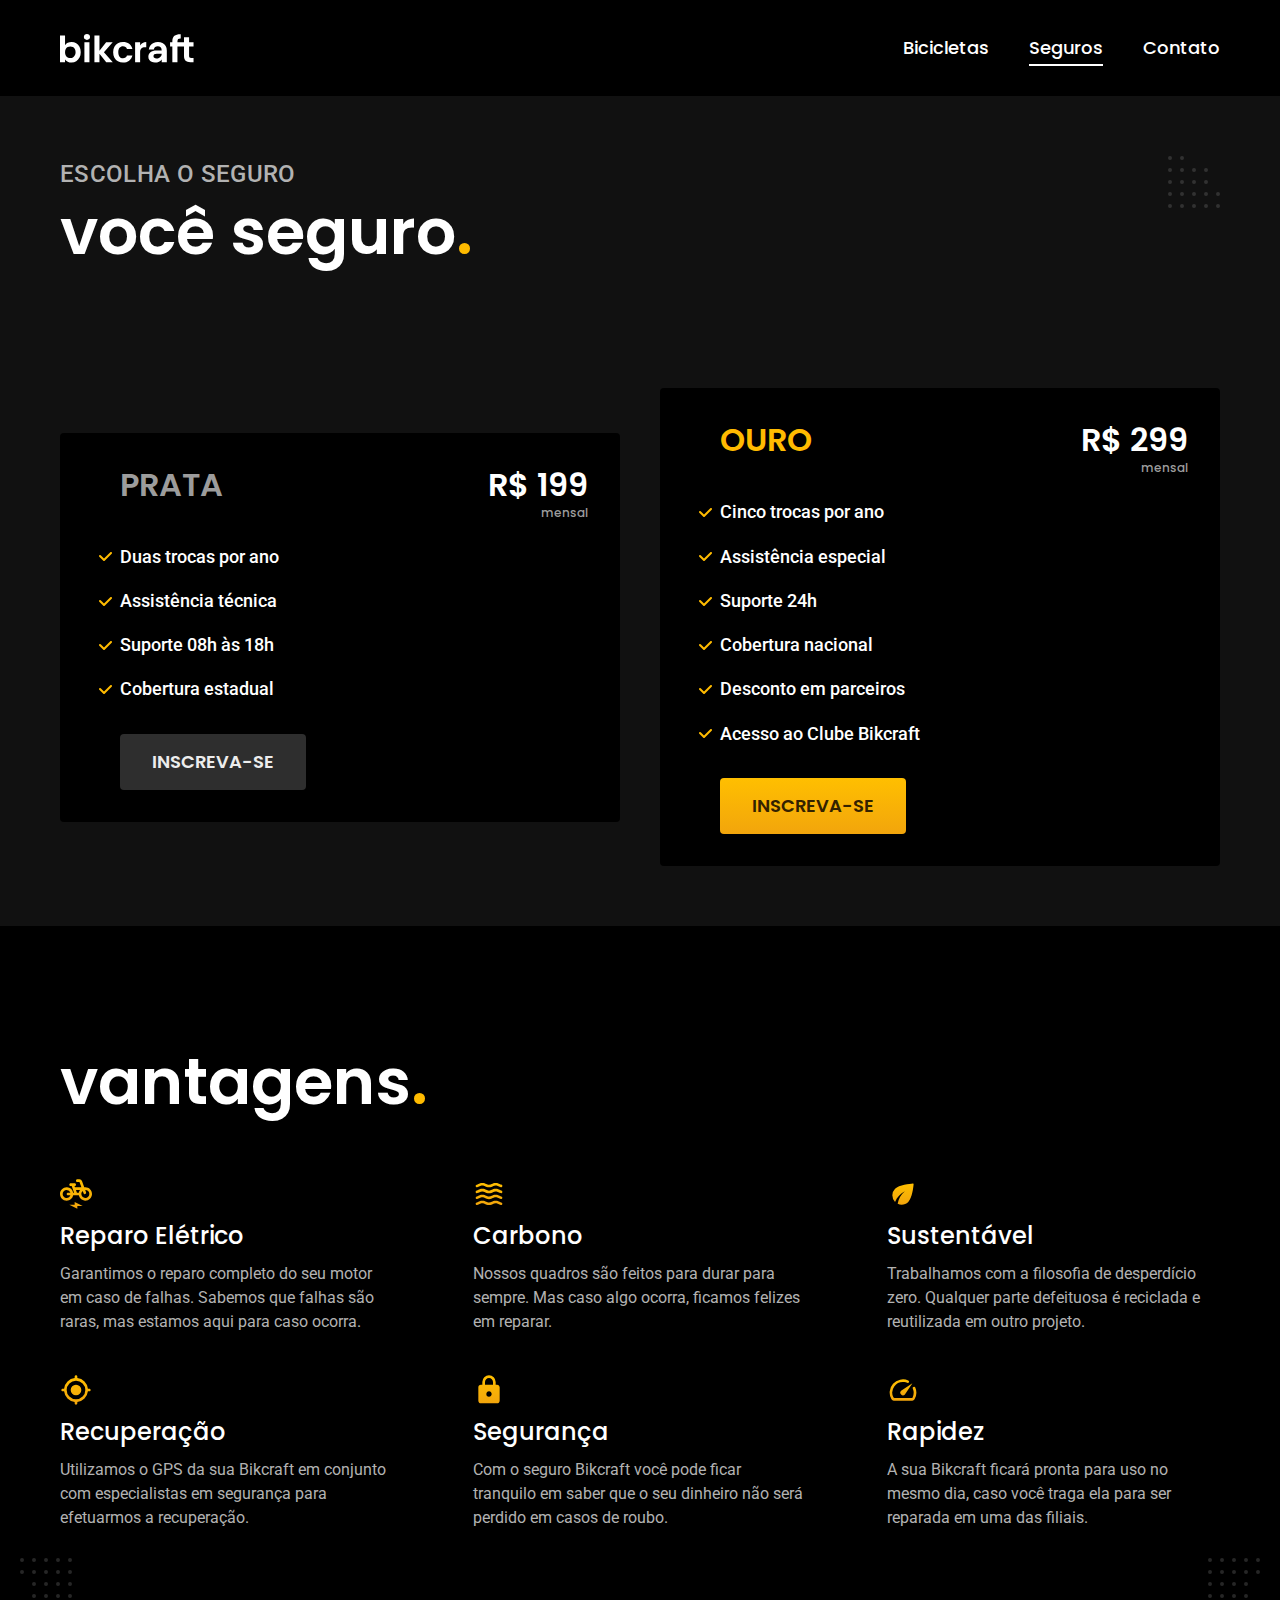
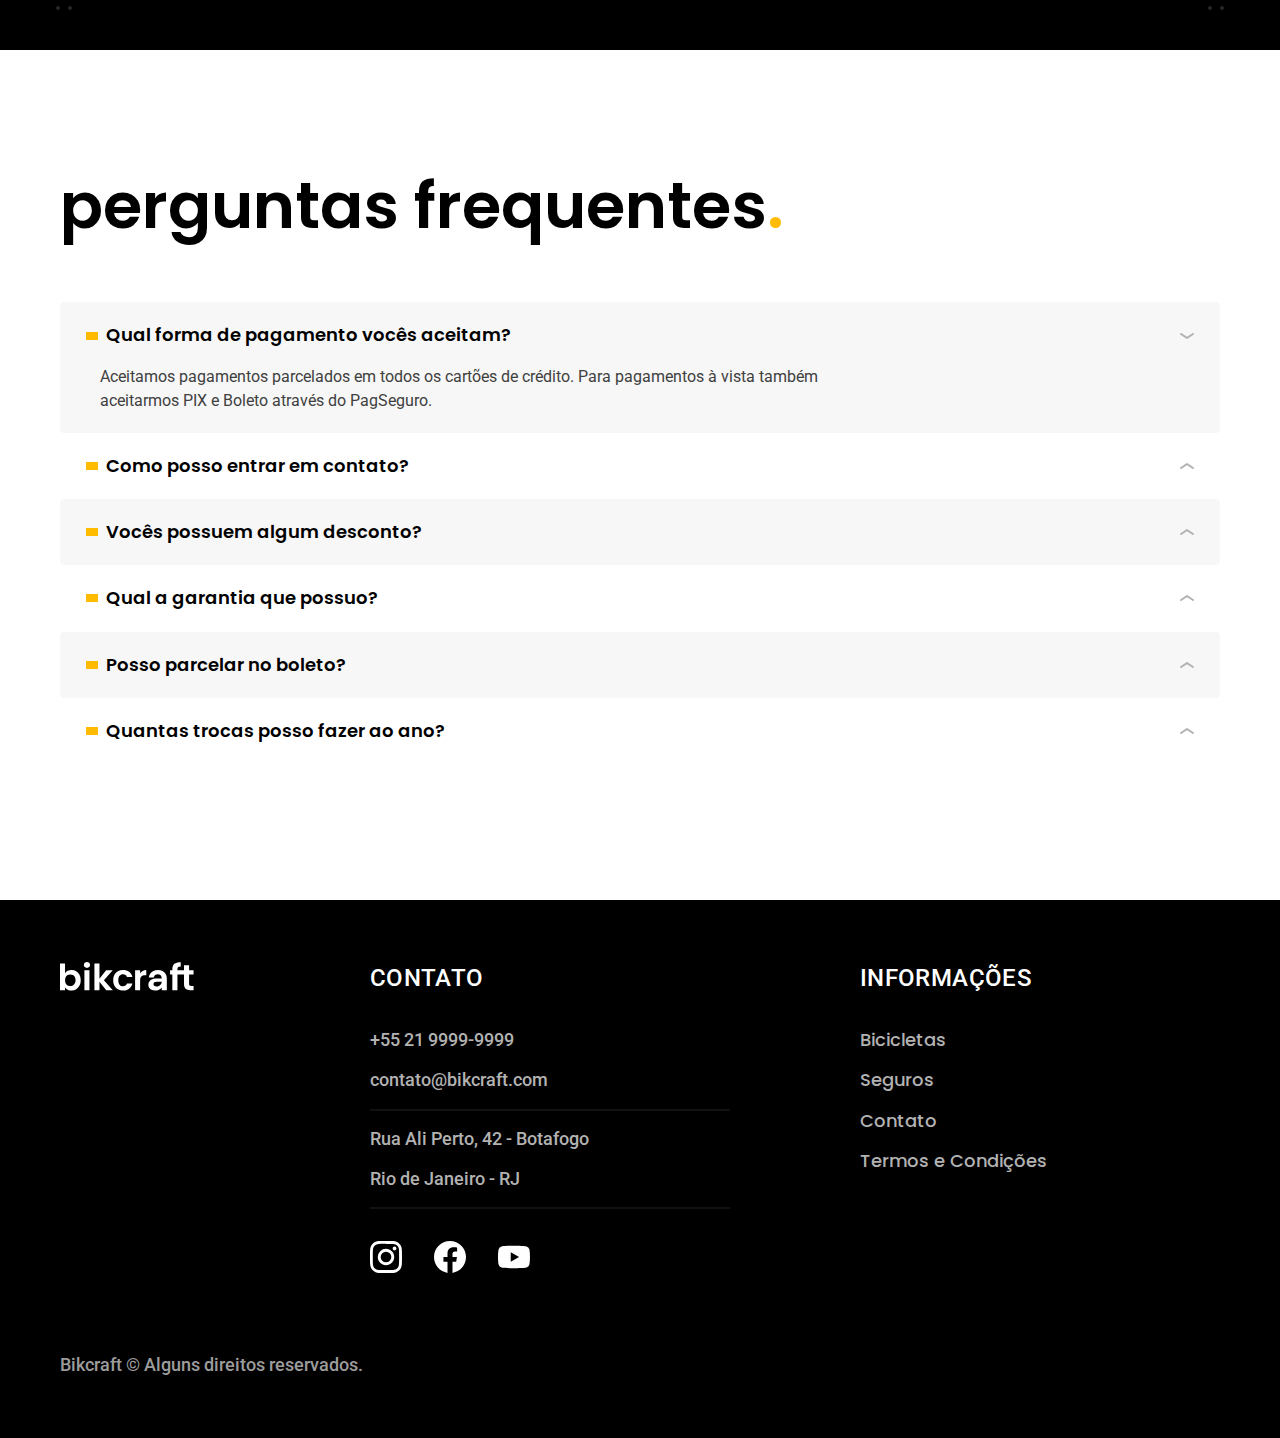
<file: seguros.html>
<!DOCTYPE html>
<html lang="pt-br">

<head>
  <meta charset="UTF-8">
  <meta name="viewport" content="width=device-width, initial-scale=1.0">
  <meta name="description" content="Bicicletas elétricas de alta precisão e qualidade,  feitas sob medida para o cliente. Explore o mundo na sua velocidade com a Bikcraft.">
  <title>Seguros | Bikcraft</title>

  <link rel="icon" href="./favicon.svg" type="image/svg+xml">
  <link rel="preload" href="./css/style.min.css" as="style">
  <link rel="stylesheet" href="./css/style.min.css">

  <script>document.documentElement.classList.add('js');</script>

  <link rel="preconnect" href="https://fonts.googleapis.com">
  <link rel="preconnect" href="https://fonts.gstatic.com" crossorigin>
  <link href="https://fonts.googleapis.com/css2?family=Merriweather:ital,wght@1,900&family=Poppins:wght@400;600&family=Roboto:wght@400;500&display=swap" rel="stylesheet">
</head>

<body id="home">
  <header class="header-bg">
    <div class="header container">
      <a href="./">
        <img src="./img/bikcraft.svg" alt="Bikcraft" width="136" height="32">
      </a>

      <nav aria-label="primaria">
        <ul class="header-menu font-1-m cor-0">
          <li><a href="./bicicletas.html">Bicicletas</a></li>
          <li><a href="./seguros.html">Seguros</a></li>
          <li><a href="./contato.html">Contato</a></li>
        </ul>
      </nav>
    </div>
  </header>

  <main class="seguros-bg">
    <div class="titulo">
      <div class="container">
        <p class="font-2-l-b cor-5">Escolha o seguro</p>
        <h1 class="font-1-xxl cor-0">você seguro<span class="cor-p1">.</span></h1>
      </div>
    </div>

    <div class="seguros container">
      <div class="seguros-item fadeInLeft" data-anime="200">
        <h3 class="font-1-xl cor-6">PRATA</h3>
        <span class="font-1-xl cor-0">R$ 199 <span class="font-1-xs cor-6">mensal</span></span>
        <ul class="font-2-m cor-0">
          <li>Duas trocas por ano</li>
          <li>Assistência técnica</li>
          <li>Suporte 08h às 18h</li>
          <li>Cobertura estadual</li>
        </ul>
        <a class="botao secundario" href="./orcamento.html?tipo=seguro&produto=prata">Inscreva-se</a>
      </div>

      <div class="seguros-item fadeInRight" data-anime="400">
        <h3 class="font-1-xl cor-p1">OURO</h3>
        <span class="font-1-xl cor-0">R$ 299 <span class="font-1-xs cor-6">mensal</span></span>
        <ul class="font-2-m cor-0">
          <li>Cinco trocas por ano</li>
          <li>Assistência especial</li>
          <li>Suporte 24h</li>
          <li>Cobertura nacional</li>
          <li>Desconto em parceiros</li>
          <li>Acesso ao Clube Bikcraft</li>
        </ul>
        <a class="botao" href="./orcamento.html?tipo=seguro&produto=ouro">Inscreva-se</a>
      </div>
    </div>
  </main>

  <article class="vantagens-bg">
    <div class="vantagens container">
      <h2 class="font-1-xxl cor-0">vantagens<span class="cor-p1">.</span></h2>
      <ul>
        <li>
          <img src="./img/icones/eletrica.svg" alt="">
          <h3 class="font-1-l cor-0">Reparo Elétrico</h3>
          <p class="font-2-s cor-5">Garantimos o reparo completo do seu motor em caso de falhas. Sabemos que falhas são raras, mas estamos aqui para caso ocorra.</p>
        </li>
        <li>
          <img src="./img/icones/carbono.svg" alt="">
          <h3 class="font-1-l cor-0">Carbono</h3>
          <p class="font-2-s cor-5">Nossos quadros são feitos para durar para sempre. Mas caso algo ocorra, ficamos felizes em reparar.</p>
        </li>
        <li>
          <img src="./img/icones/sustentavel.svg" alt="">
          <h3 class="font-1-l cor-0">Sustentável</h3>
          <p class="font-2-s cor-5">Trabalhamos com a filosofia de desperdício zero. Qualquer parte defeituosa é reciclada e reutilizada em outro projeto.</p>
        </li>
        <li>
          <img src="./img/icones/rastreador.svg" alt="">
          <h3 class="font-1-l cor-0">Recuperação</h3>
          <p class="font-2-s cor-5">Utilizamos o GPS da sua Bikcraft em conjunto com especialistas em segurança para efetuarmos a recuperação.</p>
        </li>
        <li>
          <img src="./img/icones/seguro.svg" alt="">
          <h3 class="font-1-l cor-0">Segurança</h3>
          <p class="font-2-s cor-5">Com o seguro Bikcraft você pode ficar tranquilo em saber que o seu dinheiro não será perdido em casos de roubo.</p>
        </li>
        <li>
          <img src="./img/icones/velocidade.svg" alt="">
          <h3 class="font-1-l cor-0">Rapidez</h3>
          <p class="font-2-s cor-5">A sua Bikcraft ficará pronta para uso no mesmo dia, caso você traga ela para ser reparada em uma das filiais.</p>
        </li>
      </ul>
    </div>
  </article>

  <article class="perguntas container">
    <h2 class="font-1-xxl">perguntas frequentes<span class="cor-p1">.</span></h2>
    <dl>
      <div>
        <dt><button class="font-1-m-b" aria-controls="pergunta1" aria-expanded="true">Qual forma de pagamento vocês aceitam?</button></dt>
        <dd id="pergunta1" class="font-2-s cor-9 ativa">Aceitamos pagamentos parcelados em todos os cartões de crédito. Para pagamentos à vista também aceitarmos PIX e Boleto através do PagSeguro.</dd>
      </div>
      <div>
        <dt><button class="font-1-m-b" aria-controls="pergunta2" aria-expanded="false">Como posso entrar em contato?</button></dt>
        <dd id="pergunta2" class="font-2-s cor-9">Aceitamos pagamentos parcelados em todos os cartões de crédito. Para pagamentos à vista também aceitarmos PIX e Boleto através do PagSeguro.</dd>
      </div>
      <div>
        <dt><button class="font-1-m-b" aria-controls="pergunta3" aria-expanded="false">Vocês possuem algum desconto?</button></dt>
        <dd id="pergunta3" class="font-2-s cor-9">Aceitamos pagamentos parcelados em todos os cartões de crédito. Para pagamentos à vista também aceitarmos PIX e Boleto através do PagSeguro.</dd>
      </div>
      <div>
        <dt><button class="font-1-m-b" aria-controls="pergunta4" aria-expanded="false">Qual a garantia que possuo?</button></dt>
        <dd id="pergunta4" class="font-2-s cor-9">Aceitamos pagamentos parcelados em todos os cartões de crédito. Para pagamentos à vista também aceitarmos PIX e Boleto através do PagSeguro.</dd>
      </div>
      <div>
        <dt><button class="font-1-m-b" aria-controls="pergunta5" aria-expanded="false">Posso parcelar no boleto?</button></dt>
        <dd id="pergunta5" class="font-2-s cor-9">Aceitamos pagamentos parcelados em todos os cartões de crédito. Para pagamentos à vista também aceitarmos PIX e Boleto através do PagSeguro.</dd>
      </div>
      <div>
        <dt><button class="font-1-m-b" aria-controls="pergunta6" aria-expanded="false">Quantas trocas posso fazer ao ano?</button></dt>
        <dd id="pergunta6" class="font-2-s cor-9">Aceitamos pagamentos parcelados em todos os cartões de crédito. Para pagamentos à vista também aceitarmos PIX e Boleto através do PagSeguro.</dd>
      </div>
    </dl>
  </article>




  <footer class="footer-bg">
    <div class="footer container">
      <img src="./img/bikcraft.svg" alt="Bikcraft" width="136" height="32">
      <div class="footer-contato">
        <h3 class="font-2-l-b cor-0">Contato</h3>
        <ul class="font-2-m cor-5">
          <li>+55 21 9999-9999</li>
          <li>contato@bikcraft.com</li>
          <li>Rua Ali Perto, 42 - Botafogo</li>
          <li>Rio de Janeiro - RJ</li>
        </ul>
        <div class="footer-redes">
          <a href="./"><img src="./img/redes/instagram.svg" alt="Instagram" width="32" height="32"></a>
          <a href="./"><img src="./img/redes/facebook.svg" alt="Facebook" width="32" height="32"></a>
          <a href="./"><img src="./img/redes/youtube.svg" alt="Youtube" width="32" height="32"></a>
        </div>
      </div>
      <div class="footer-informacoes">
        <h3 class="font-2-l-b cor-0">Informações</h3>
        <nav>
          <ul class="font-1-m cor-5">
            <li><a href="./bicicletas.html">Bicicletas</a></li>
            <li><a href="./seguros.html">Seguros</a></li>
            <li><a href="./contato.html">Contato</a></li>
            <li><a href="./termos.html">Termos e Condições</a></li>
          </ul>
        </nav>
      </div>
      <p class="font-2-m cor-6 footer-copy">Bikcraft © Alguns direitos reservados.</p>
    </div>
  </footer>

  <script src="./js/simple-anime.js"></script>
  <script src="./js/script.js"></script>
</body>

</html>
</file>
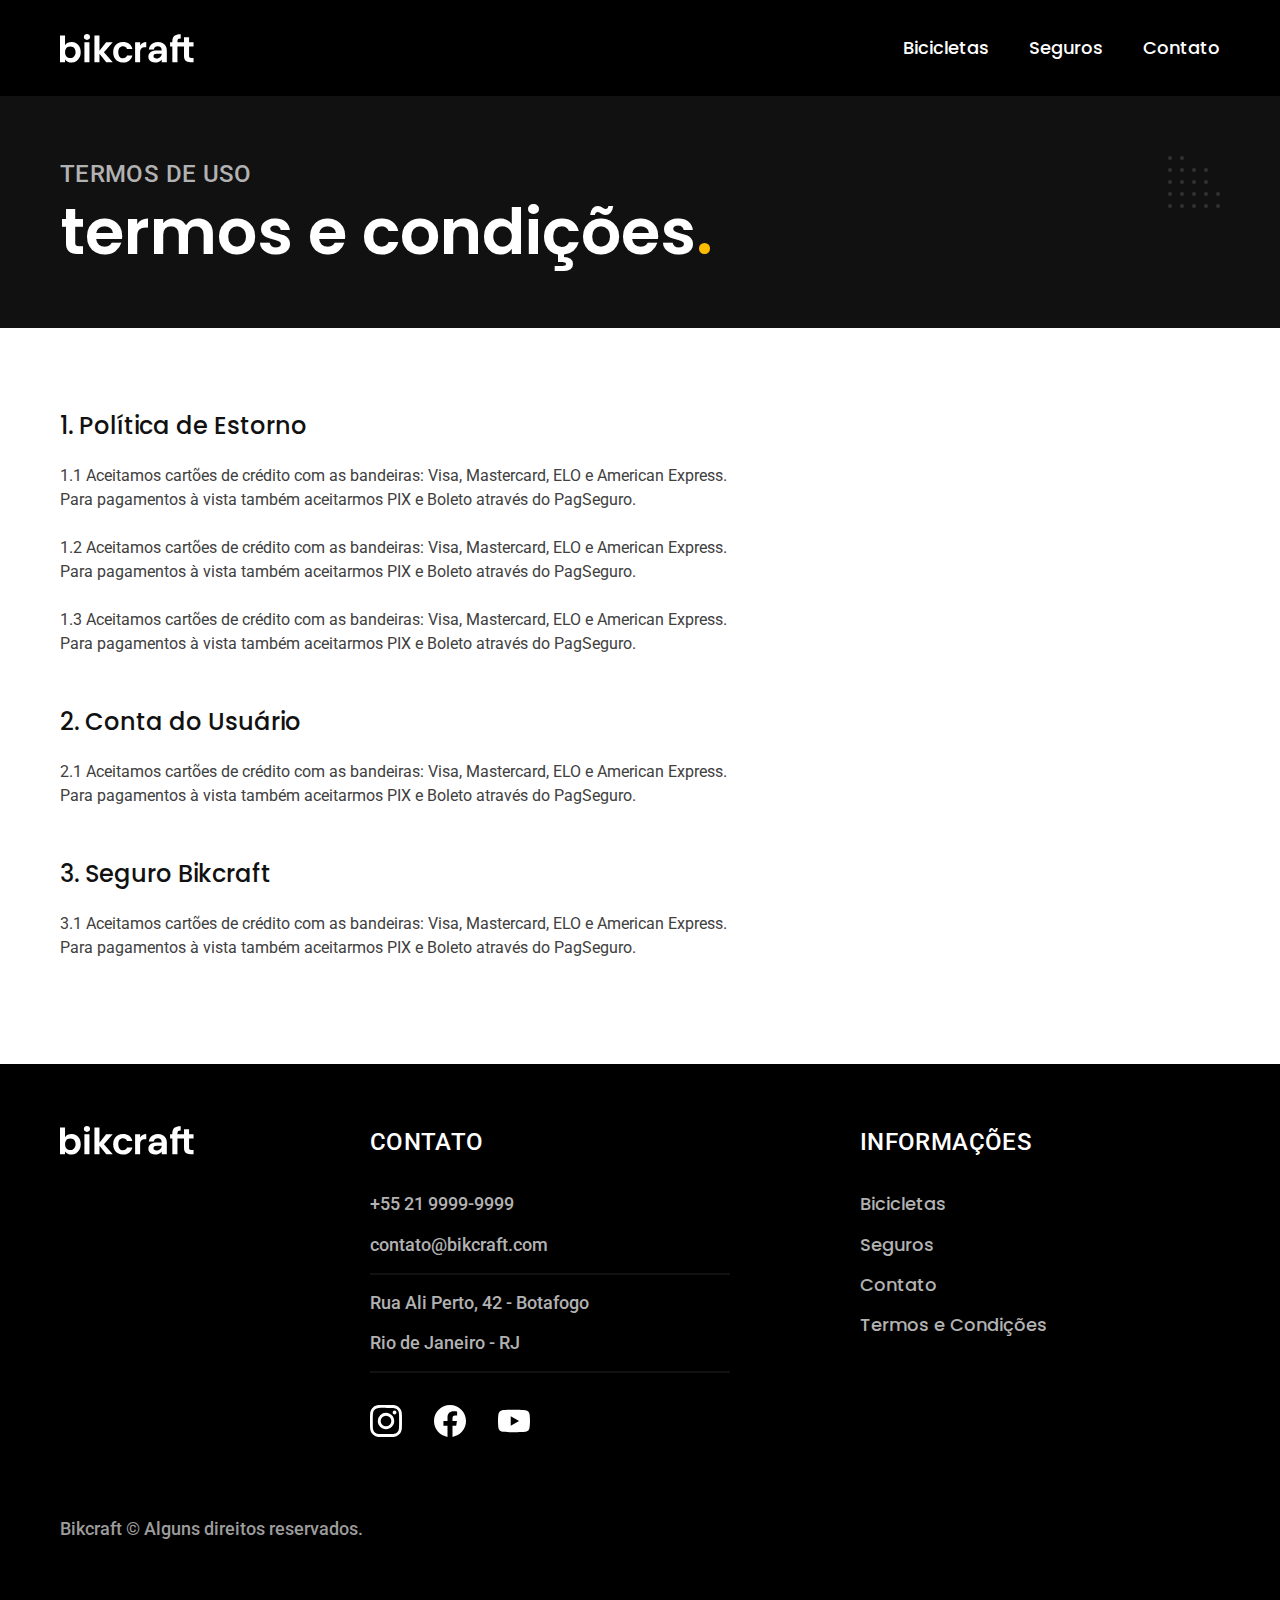
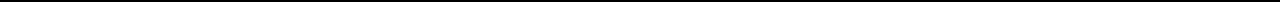
<file: termos.html>
<!DOCTYPE html>
<html lang="pt-br">

<head>
  <meta charset="UTF-8">
  <meta name="viewport" content="width=device-width, initial-scale=1.0">
  <meta name="description" content="Bicicletas elétricas de alta precisão e qualidade,  feitas sob medida para o cliente. Explore o mundo na sua velocidade com a Bikcraft.">
  <title>Termos e Condições | Bikcraft</title>

  <link rel="icon" href="./favicon.svg" type="image/svg+xml">
  <link rel="preload" href="./css/style.min.css" as="style">
  <link rel="stylesheet" href="./css/style.min.css">

  <script>document.documentElement.classList.add('js');</script>

  <link rel="preconnect" href="https://fonts.googleapis.com">
  <link rel="preconnect" href="https://fonts.gstatic.com" crossorigin>
  <link href="https://fonts.googleapis.com/css2?family=Merriweather:ital,wght@1,900&family=Poppins:wght@400;600&family=Roboto:wght@400;500&display=swap" rel="stylesheet">
</head>

<body>
  <header class="header-bg">
    <div class="header container">
      <a href="./">
        <img src="./img/bikcraft.svg" alt="Bikcraft" width="136" height="32">
      </a>
      <nav aria-label="primaria">
        <ul class="header-menu font-1-m cor-0">
          <li><a href="./bicicletas.html">Bicicletas</a></li>
          <li><a href="./seguros.html">Seguros</a></li>
          <li><a href="./contato.html">Contato</a></li>
        </ul>
      </nav>
    </div>
  </header>

  <main>
    <div class="titulo">
      <div class="container">
        <p class="font-2-l-b cor-5">Termos de uso</p>
        <h1 class="font-1-xxl cor-0">termos e condições<span class="cor-p1">.</span></h1>
      </div>
    </div>

    <div class="termos font-2-s cor-10 container">
      <h2 class="font-1-l cor-11">1. Política de Estorno</h2>
      <p>1.1 Aceitamos cartões de crédito com as bandeiras: Visa, Mastercard, ELO e American Express. Para pagamentos à vista também aceitarmos PIX e Boleto através do PagSeguro.</p>
      <p>1.2 Aceitamos cartões de crédito com as bandeiras: Visa, Mastercard, ELO e American Express. Para pagamentos à vista também aceitarmos PIX e Boleto através do PagSeguro.</p>
      <p>1.3 Aceitamos cartões de crédito com as bandeiras: Visa, Mastercard, ELO e American Express. Para pagamentos à vista também aceitarmos PIX e Boleto através do PagSeguro.</p>
      <h2 class="font-1-l cor-11">2. Conta do Usuário</h2>
      <p>2.1 Aceitamos cartões de crédito com as bandeiras: Visa, Mastercard, ELO e American Express. Para pagamentos à vista também aceitarmos PIX e Boleto através do PagSeguro.</p>
      <h2 class="font-1-l cor-11">3. Seguro Bikcraft</h2>
      <p>3.1 Aceitamos cartões de crédito com as bandeiras: Visa, Mastercard, ELO e American Express. Para pagamentos à vista também aceitarmos PIX e Boleto através do PagSeguro.</p>
    </div>
  </main>

  <footer class="footer-bg">
    <div class="footer container">
      <img src="./img/bikcraft.svg" alt="Bikcraft" width="136" height="32">
      <div class="footer-contato">
        <h3 class="font-2-l-b cor-0">Contato</h3>
        <ul class="font-2-m cor-5">
          <li>+55 21 9999-9999</li>
          <li>contato@bikcraft.com</li>
          <li>Rua Ali Perto, 42 - Botafogo</li>
          <li>Rio de Janeiro - RJ</li>
        </ul>
        <div class="footer-redes">
          <a href="./"><img src="./img/redes/instagram.svg" alt="Instagram" width="32" height="32"></a>
          <a href="./"><img src="./img/redes/facebook.svg" alt="Facebook" width="32" height="32"></a>
          <a href="./"><img src="./img/redes/youtube.svg" alt="Youtube" width="32" height="32"></a>
        </div>
      </div>
      <div class="footer-informacoes">
        <h3 class="font-2-l-b cor-0">Informações</h3>
        <nav>
          <ul class="font-1-m cor-5">
            <li><a href="./bicicletas.html">Bicicletas</a></li>
            <li><a href="./seguros.html">Seguros</a></li>
            <li><a href="./contato.html">Contato</a></li>
            <li><a href="./termos.html">Termos e Condições</a></li>
          </ul>
        </nav>
      </div>
      <p class="font-2-m cor-6 footer-copy">Bikcraft © Alguns direitos reservados.</p>
    </div>
  </footer>

  <script src="./js/script.js"></script>
</body>

</html>
</file>
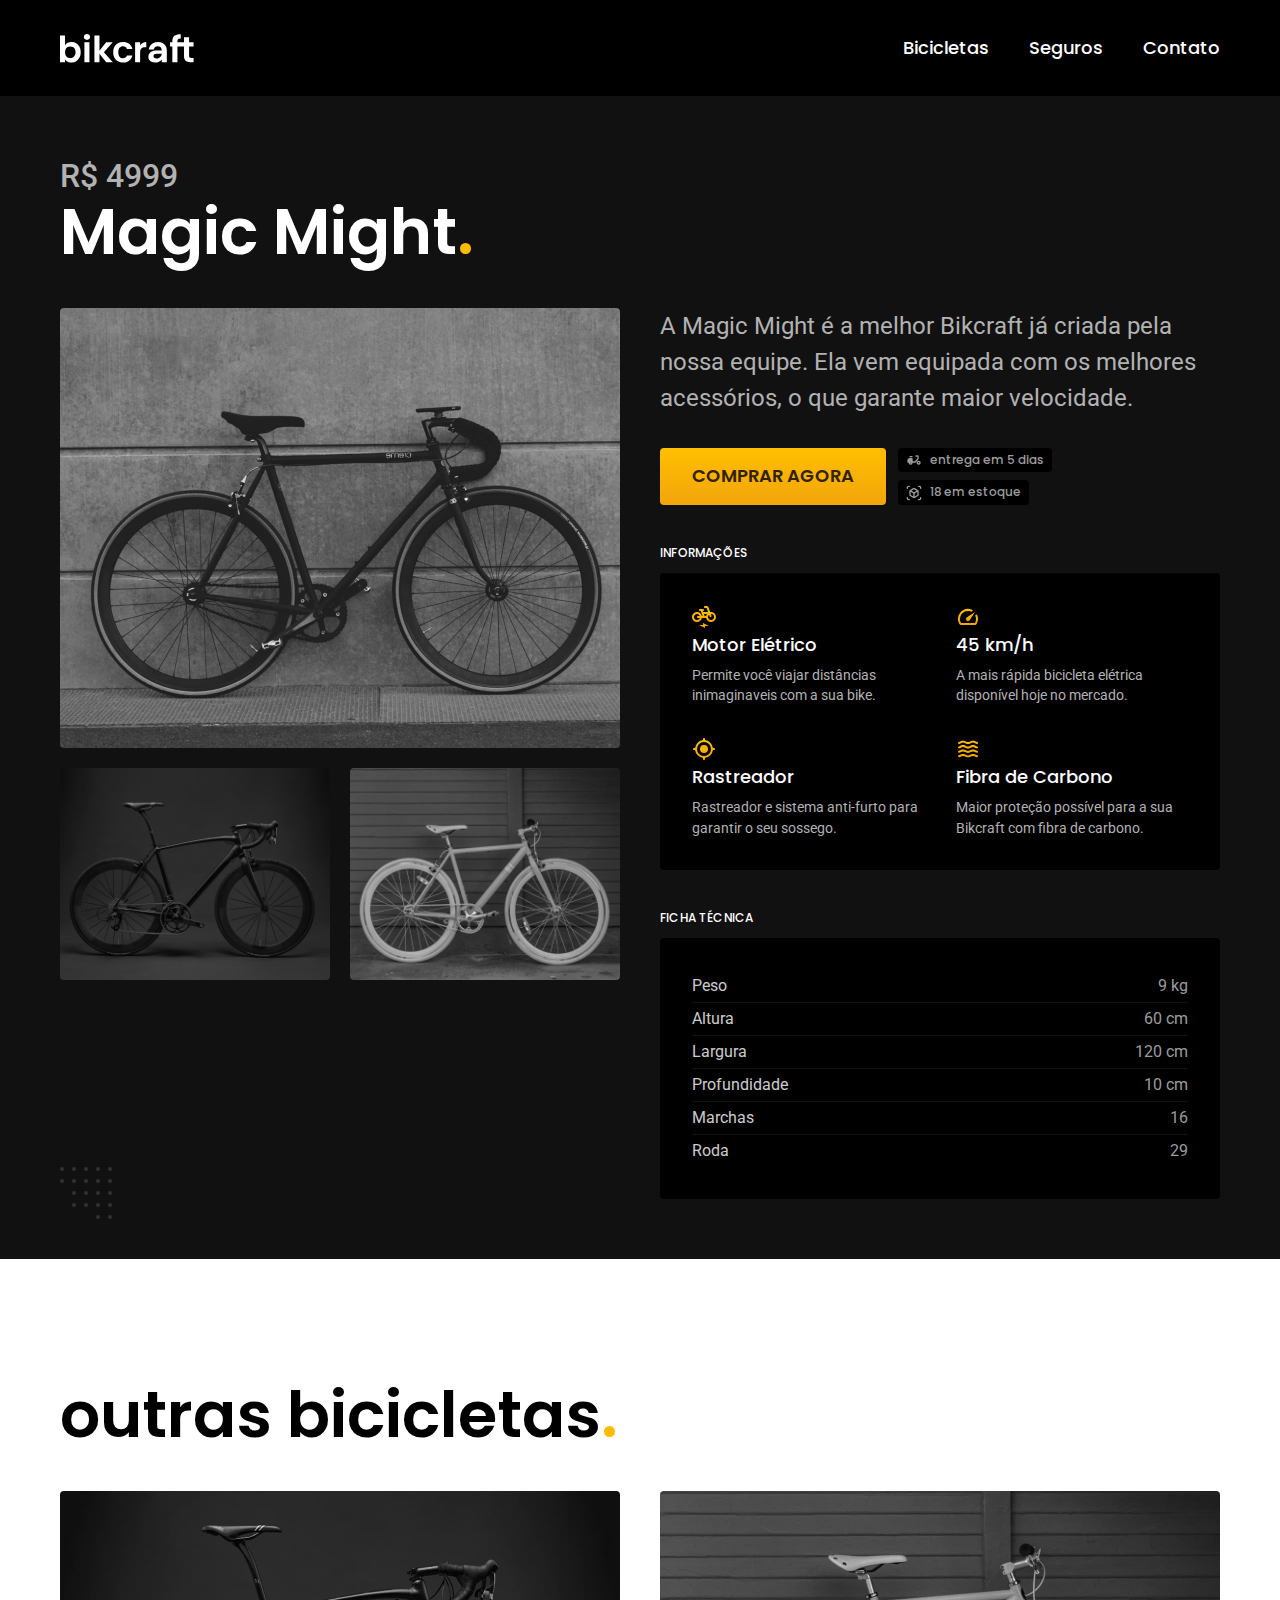
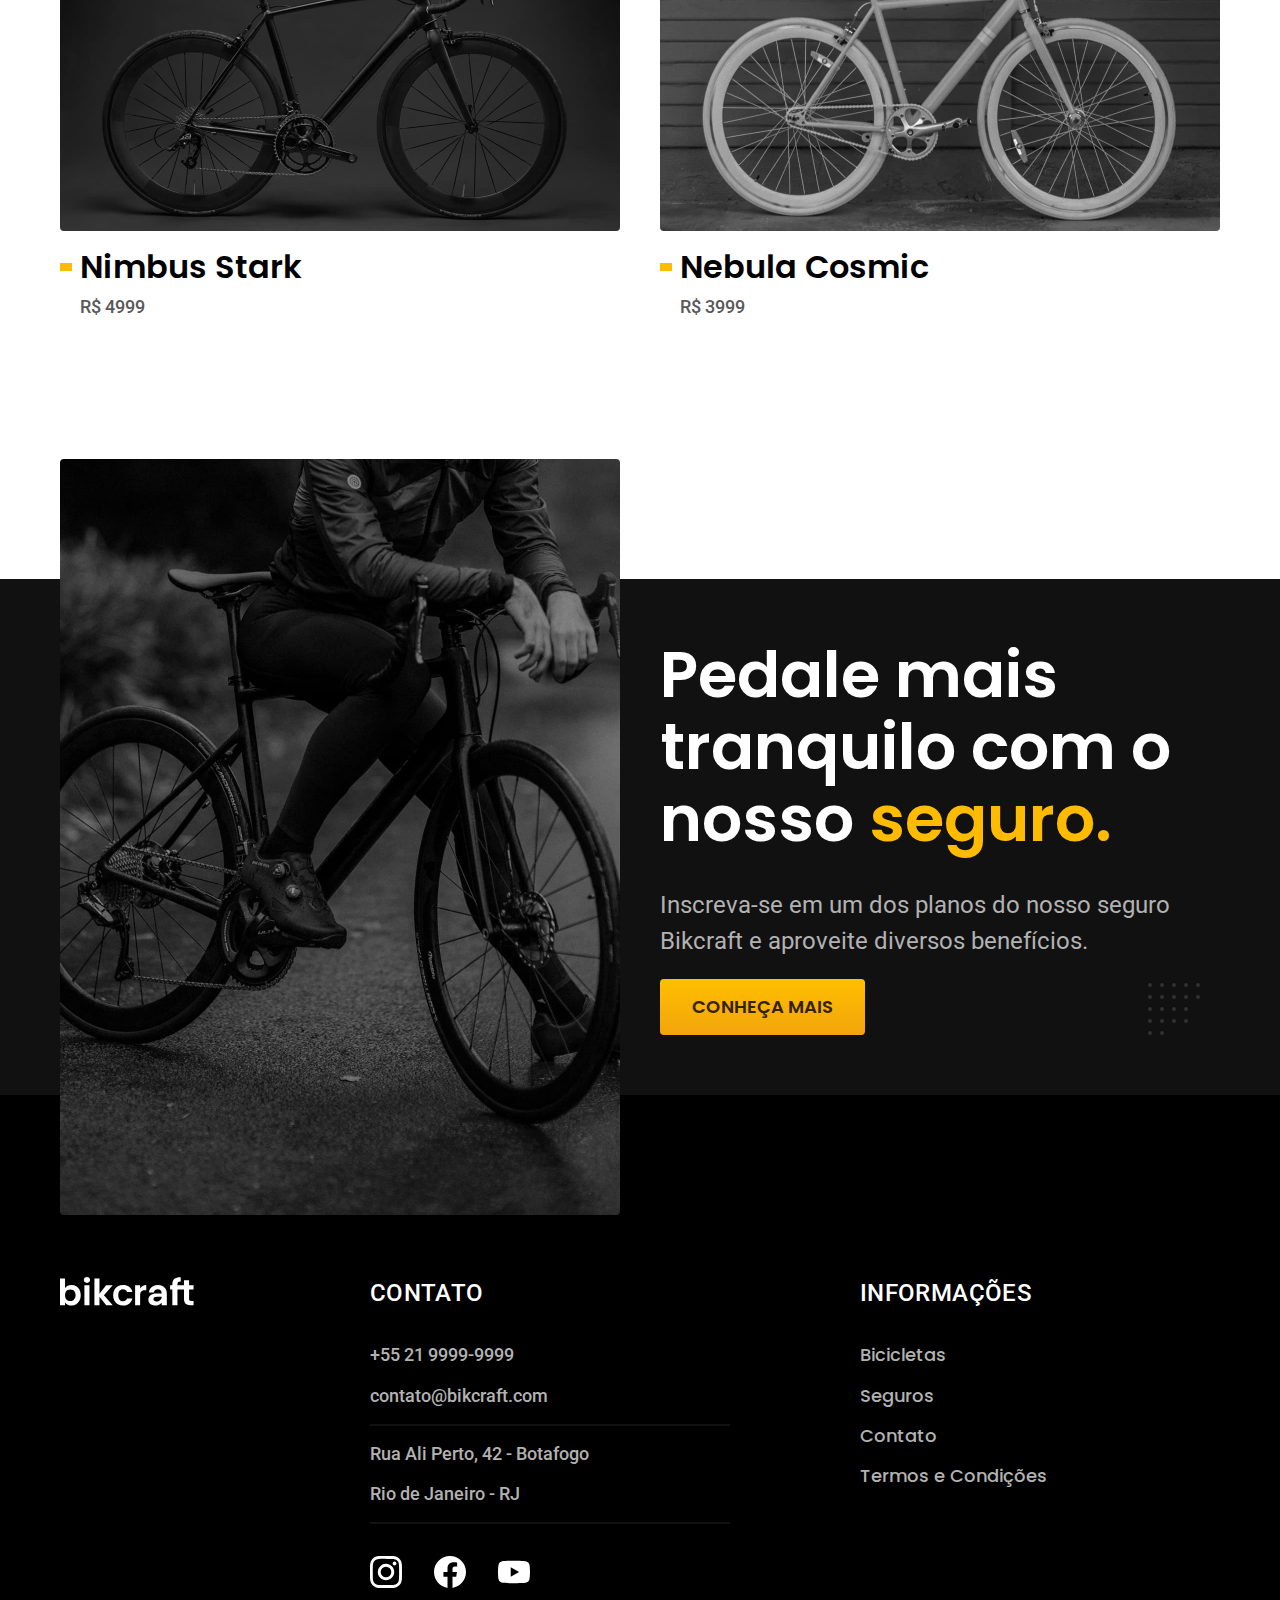
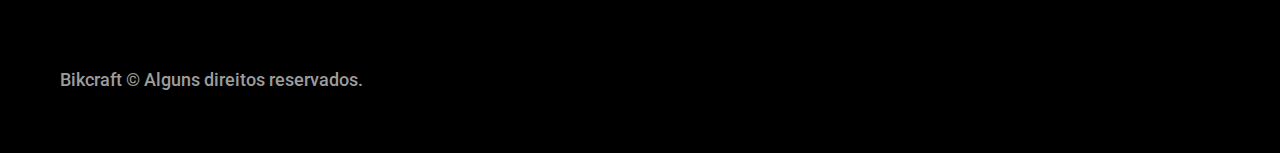
<file: bicicletas/magic.html>
<!DOCTYPE html>
<html lang="pt-br">

<head>
  <meta charset="UTF-8">
  <meta name="viewport" content="width=device-width, initial-scale=1.0">
  <title>Magic | Bikcraft</title>
  <meta name="description" content="Bicicletas elétricas de alta precisão e qualidade, feitas sob medida para o cliente. Explore o mundo na sua velocidade com a Bikcraft.">

  <link rel="icon" href="./favicon.svg" type="image/svg+xml">
  <link rel="preload" href="../css/style.min.css" as="style">
  <link rel="stylesheet" href="../css/style.min.css">

  <script>document.documentElement.classList.add('js');</script>

  <link rel="preconnect" href="https://fonts.googleapis.com">
  <link rel="preconnect" href="https://fonts.gstatic.com" crossorigin>
  <link href="https://fonts.googleapis.com/css2?family=Merriweather:ital,wght@1,900&family=Poppins:wght@400;600&family=Roboto:wght@400;500&display=swap" rel="stylesheet">
</head>

<body id="bicicleta">
  <header class="header-bg">
    <div class="header container">
      <a href="../">
        <img src="../img/bikcraft.svg" alt="Bikcraft" width="136" height="32">
      </a>
      <nav aria-label="primaria">
        <ul class="header-menu font-1-m cor-0">
          <li><a href="../bicicletas.html">Bicicletas</a></li>
          <li><a href="../seguros.html">Seguros</a></li>
          <li><a href="../contato.html">Contato</a></li>
        </ul>
      </nav>
    </div>
  </header>

  <main class="bicicleta-bg">
    <div class="bicicleta container">
      <div class="bicicleta-titulo">
        <span class="font-2-xl cor-5">R$ 4999</span>
        <h1 class="font-1-xxl cor-0">Magic Might<span class="cor-p1">.</span></h1>
      </div>
      <div class="bicicleta-imagens">
        <img src="../img/bicicleta/nimbus2.jpg" alt="Bicicleta preta" width="560" height="440">
        <img src="../img/bicicleta/nimbus1.jpg" alt="Bicicleta preta" width="560" height="440">
        <img src="../img/bicicleta/nimbus3.jpg" alt="Bicicleta branca" width="560" height="440">
      </div>
      <div class="bicicleta-conteudo">
        <p class="font-2-l cor-5">A Magic Might é a melhor Bikcraft já criada pela nossa equipe. Ela vem equipada com os melhores acessórios, o que garante maior velocidade.</p>
        <div class="bicicleta-comprar">
          <a class="botao" href="../orcamento.html?tipo=bikcraft&produto=magic">Comprar Agora</a>
          <span class="font-1-xs cor-6"><img src="../img/icones/entrega.svg" alt=""> entrega em 5 dias</span>
          <span class="font-1-xs cor-6"><img src="../img/icones/estoque.svg" alt=""> 18 em estoque</span>
        </div>
        <h2 class="font-1-xs cor-0">Informações</h2>
        <ul class="bicicleta-informacoes">
          <li>
            <img src="../img/icones/eletrica.svg" alt="">
            <h3 class="font-1-m cor-0">Motor Elétrico</h3>
            <p class="font-2-xs cor-5">Permite você viajar distâncias inimaginaveis com a sua bike.</p>
          </li>
          <li>
            <img src="../img/icones/velocidade.svg" alt="">
            <h3 class="font-1-m cor-0">45 km/h</h3>
            <p class="font-2-xs cor-5">A mais rápida bicicleta elétrica disponível hoje no mercado.</p>
          </li>
          <li>
            <img src="../img/icones/rastreador.svg" alt="">
            <h3 class="font-1-m cor-0">Rastreador</h3>
            <p class="font-2-xs cor-5">Rastreador e sistema anti-furto para garantir o seu sossego.</p>
          </li>
          <li>
            <img src="../img/icones/carbono.svg" alt="">
            <h3 class="font-1-m cor-0">Fibra de Carbono</h3>
            <p class="font-2-xs cor-5">Maior proteção possível para a sua Bikcraft com fibra de carbono.</p>
          </li>
        </ul>
        <h2 class="font-1-xs cor-0">Ficha Técnica</h2>
        <ul class="bicicleta-ficha font-2-s cor-4">
          <li>Peso <span>9 kg</span></li>
          <li>Altura <span>60 cm</span></li>
          <li>Largura <span>120 cm</span></li>
          <li>Profundidade <span>10 cm</span></li>
          <li>Marchas <span>16</span></li>
          <li>Roda <span>29</span></li>
        </ul>
      </div>
    </div>
  </main>

  <article class="bicicletas-lista container">
    <h2 class="font-1-xxl">outras bicicletas<span class="cor-p1">.</span></h2>
    <ul>
      <li>
        <a href="./nimbus.html">
          <img src="../img/bicicletas/nimbus.jpg" alt="Bicicleta preta">
          <h3 class="font-1-xl">Nimbus Stark</h3>
          <span class="font-2-m cor-8">R$ 4999</span>
        </a>
      </li>
      <li>
        <a href="./nebula.html">
          <img src="../img/bicicletas/nebula.jpg" alt="Bicicleta branca">
          <h3 class="font-1-xl">Nebula Cosmic</h3>
          <span class="font-2-m cor-8">R$ 3999</span>
        </a>
      </li>
    </ul>
  </article>

  <article class="seguro-bg">
    <div class="seguro container">
      <div class="seguro-imagem">
        <img src="../img/fotos/seguros.jpg" alt="Pessoa parada em cima de uma bicicleta">
      </div>
      <div class="seguro-conteudo">
        <h2 class="font-1-xxl cor-0">Pedale mais tranquilo com o nosso <span class="cor-p1">seguro.</span></h2>
        <p class="font-2-l cor-5">Inscreva-se em um dos planos do nosso seguro Bikcraft e aproveite diversos benefícios.</p>
        <a class="botao" href="../seguros.html">Conheça Mais</a>
      </div>
    </div>
  </article>

  <footer class="footer-bg">
    <div class="footer container">
      <img src="../img/bikcraft.svg" alt="Bikcraft">
      <div class="footer-contato">
        <h3 class="font-2-l-b cor-0">Contato</h3>
        <ul class="font-2-m cor-5">
          <li>+55 21 9999-9999</li>
          <li>contato@bikcraft.com</li>
          <li>Rua Ali Perto, 42 - Botafogo</li>
          <li>Rio de Janeiro - RJ</li>
        </ul>
        <div class="footer-redes">
          <a href="./"><img src="../img/redes/instagram.svg" alt="Instagram"></a>
          <a href="./"><img src="../img/redes/facebook.svg" alt="Facebook"></a>
          <a href="./"><img src="../img/redes/youtube.svg" alt="Youtube"></a>
        </div>
      </div>
      <div class="footer-informacoes">
        <h3 class="font-2-l-b cor-0">Informações</h3>
        <nav>
          <ul class="font-1-m cor-5">
            <li><a href="../bicicletas.html">Bicicletas</a></li>
            <li><a href="../seguros.html">Seguros</a></li>
            <li><a href="../contato.html">Contato</a></li>
            <li><a href="../termos.html">Termos e Condições</a></li>
          </ul>
        </nav>
      </div>
      <p class="font-2-m cor-6 footer-copy">Bikcraft © Alguns direitos reservados.</p>
    </div>
  </footer>

  <script src="../js/script.js"></script>
</body>

</html>
</file>
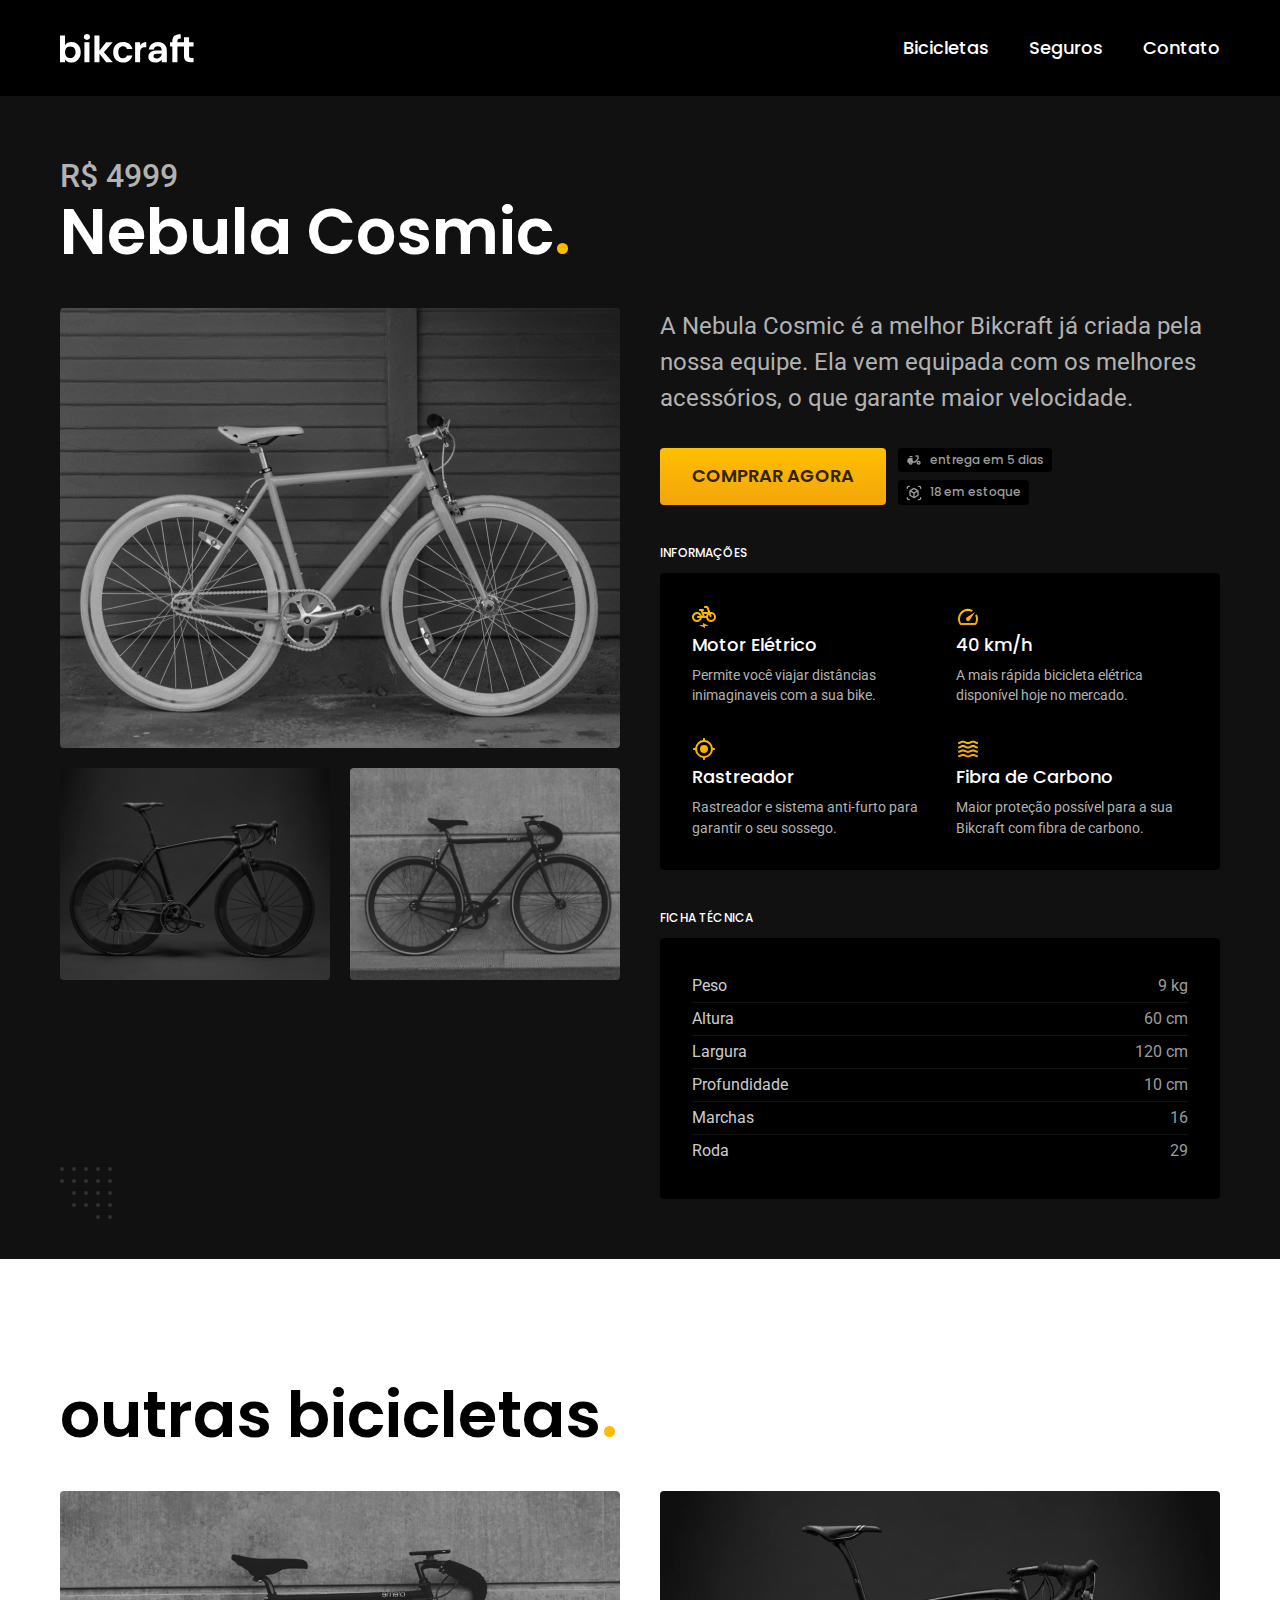
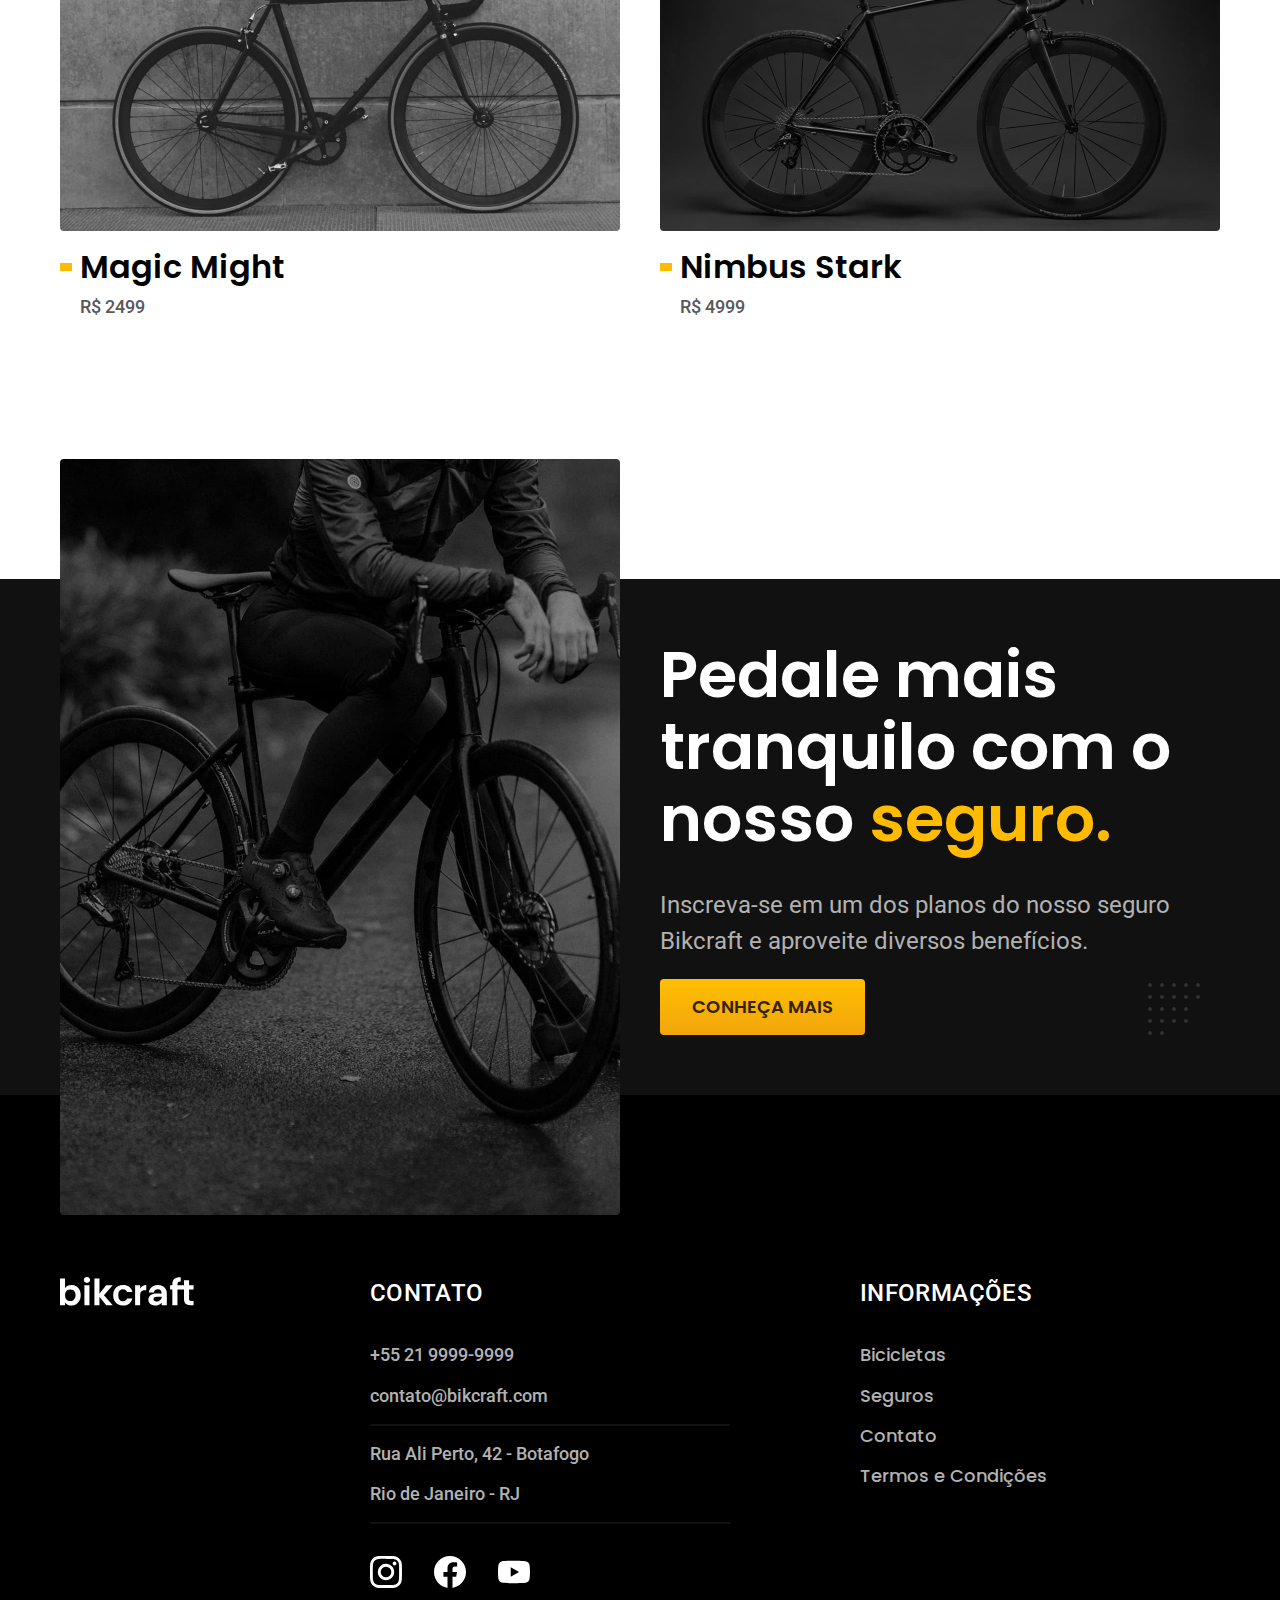
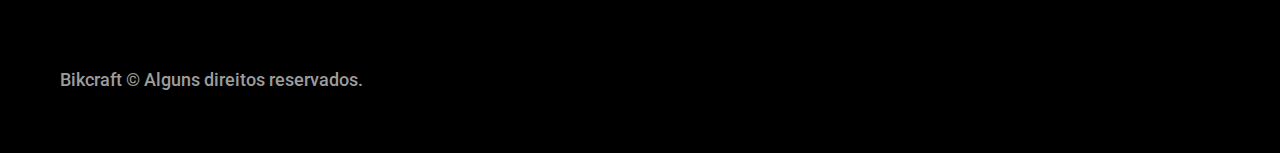
<file: bicicletas/nebula.html>
<!DOCTYPE html>
<html lang="pt-br">

<head>
  <meta charset="UTF-8">
  <meta name="viewport" content="width=device-width, initial-scale=1.0">
  <title>Nebula | Bikcraft</title>
  <meta name="description" content="Bicicletas elétricas de alta precisão e qualidade,  feitas sob medida para o cliente. Explore o mundo na sua velocidade com a Bikcraft.">

  <link rel="icon" href="./favicon.svg" type="image/svg+xml">
  <link rel="preload" href="../css/style.min.css" as="style">
  <link rel="stylesheet" href="../css/style.min.css">

  <script>document.documentElement.classList.add('js');</script>

  <link rel="preconnect" href="https://fonts.googleapis.com">
  <link rel="preconnect" href="https://fonts.gstatic.com" crossorigin>
  <link href="https://fonts.googleapis.com/css2?family=Merriweather:ital,wght@1,900&family=Poppins:wght@400;600&family=Roboto:wght@400;500&display=swap" rel="stylesheet">
</head>

<body id="bicicleta">
  <header class="header-bg">
    <div class="header container">
      <a href="../">
        <img src="../img/bikcraft.svg" alt="Bikcraft" width="136" height="32">
      </a>
      <nav aria-label="primaria">
        <ul class="header-menu font-1-m cor-0">
          <li><a href="../bicicletas.html">Bicicletas</a></li>
          <li><a href="../seguros.html">Seguros</a></li>
          <li><a href="../contato.html">Contato</a></li>
        </ul>
      </nav>
    </div>
  </header>

  <main class="bicicleta-bg">
    <div class="bicicleta container">
      <div class="bicicleta-titulo">
        <span class="font-2-xl cor-5">R$ 4999</span>
        <h1 class="font-1-xxl cor-0">Nebula Cosmic<span class="cor-p1">.</span></h1>
      </div>
      <div class="bicicleta-imagens">
        <img src="../img/bicicleta/nimbus3.jpg" alt="Bicicleta branca" width="560" height="440">
        <img src="../img/bicicleta/nimbus1.jpg" alt="Bicicleta preta" width="1120" height="880">
        <img src="../img/bicicleta/nimbus2.jpg" alt="Bicicleta preta" width="560" height="440">
      </div>
      <div class="bicicleta-conteudo">
        <p class="font-2-l cor-5">A Nebula Cosmic é a melhor Bikcraft já criada pela nossa equipe. Ela vem equipada com os melhores acessórios, o que garante maior velocidade.</p>
        <div class="bicicleta-comprar">
          <a class="botao" href="../orcamento.html?tipo=bikcraft&produto=nebula">Comprar Agora</a>
          <span class="font-1-xs cor-6"><img src="../img/icones/entrega.svg" alt=""> entrega em 5 dias</span>
          <span class="font-1-xs cor-6"><img src="../img/icones/estoque.svg" alt=""> 18 em estoque</span>
        </div>
        <h2 class="font-1-xs cor-0">Informações</h2>
        <ul class="bicicleta-informacoes">
          <li>
            <img src="../img/icones/eletrica.svg" alt="">
            <h3 class="font-1-m cor-0">Motor Elétrico</h3>
            <p class="font-2-xs cor-5">Permite você viajar distâncias inimaginaveis com a sua bike.</p>
          </li>
          <li>
            <img src="../img/icones/velocidade.svg" alt="">
            <h3 class="font-1-m cor-0">40 km/h</h3>
            <p class="font-2-xs cor-5">A mais rápida bicicleta elétrica disponível hoje no mercado.</p>
          </li>
          <li>
            <img src="../img/icones/rastreador.svg" alt="">
            <h3 class="font-1-m cor-0">Rastreador</h3>
            <p class="font-2-xs cor-5">Rastreador e sistema anti-furto para garantir o seu sossego.</p>
          </li>
          <li>
            <img src="../img/icones/carbono.svg" alt="">
            <h3 class="font-1-m cor-0">Fibra de Carbono</h3>
            <p class="font-2-xs cor-5">Maior proteção possível para a sua Bikcraft com fibra de carbono.</p>
          </li>
        </ul>
        <h2 class="font-1-xs cor-0">Ficha Técnica</h2>
        <ul class="bicicleta-ficha font-2-s cor-4">
          <li>Peso <span>9 kg</span></li>
          <li>Altura <span>60 cm</span></li>
          <li>Largura <span>120 cm</span></li>
          <li>Profundidade <span>10 cm</span></li>
          <li>Marchas <span>16</span></li>
          <li>Roda <span>29</span></li>
        </ul>
      </div>
    </div>
  </main>

  <article class="bicicletas-lista container">
    <h2 class="font-1-xxl">outras bicicletas<span class="cor-p1">.</span></h2>

    <ul>
      <li>
        <a href="./magic.html">
          <img src="../img/bicicletas/magic.jpg" alt="Bicicleta preta">
          <h3 class="font-1-xl">Magic Might</h3>
          <span class="font-2-m cor-8">R$ 2499</span>
        </a>
      </li>
      <li>
        <a href="./nimbus.html">
          <img src="../img/bicicletas/nimbus.jpg" alt="Bicicleta preta">
          <h3 class="font-1-xl">Nimbus Stark</h3>
          <span class="font-2-m cor-8">R$ 4999</span>
        </a>
      </li>
    </ul>
  </article>

  <article class="seguro-bg">
    <div class="seguro container">
      <div class="seguro-imagem">
        <img src="../img/fotos/seguros.jpg" alt="Pessoa parada em cima de uma bicicleta">
      </div>
      <div class="seguro-conteudo">
        <h2 class="font-1-xxl cor-0">Pedale mais tranquilo com o nosso <span class="cor-p1">seguro.</span></h2>
        <p class="font-2-l cor-5">Inscreva-se em um dos planos do nosso seguro Bikcraft e aproveite diversos benefícios.</p>
        <a class="botao" href="../seguros.html">Conheça Mais</a>
      </div>
    </div>
  </article>

  <footer class="footer-bg">
    <div class="footer container">
      <img src="../img/bikcraft.svg" alt="Bikcraft">
      <div class="footer-contato">
        <h3 class="font-2-l-b cor-0">Contato</h3>
        <ul class="font-2-m cor-5">
          <li>+55 21 9999-9999</li>
          <li>contato@bikcraft.com</li>
          <li>Rua Ali Perto, 42 - Botafogo</li>
          <li>Rio de Janeiro - RJ</li>
        </ul>
        <div class="footer-redes">
          <a href="./"><img src="../img/redes/instagram.svg" alt="Instagram"></a>
          <a href="./"><img src="../img/redes/facebook.svg" alt="Facebook"></a>
          <a href="./"><img src="../img/redes/youtube.svg" alt="Youtube"></a>
        </div>
      </div>
      <div class="footer-informacoes">
        <h3 class="font-2-l-b cor-0">Informações</h3>
        <nav>
          <ul class="font-1-m cor-5">
            <li><a href="../bicicletas.html">Bicicletas</a></li>
            <li><a href="../seguros.html">Seguros</a></li>
            <li><a href="../contato.html">Contato</a></li>
            <li><a href="../termos.html">Termos e Condições</a></li>
          </ul>
        </nav>
      </div>
      <p class="font-2-m cor-6 footer-copy">Bikcraft © Alguns direitos reservados.</p>
    </div>
  </footer>

  <script src="../js/script.js"></script>
</body>

</html>
</file>
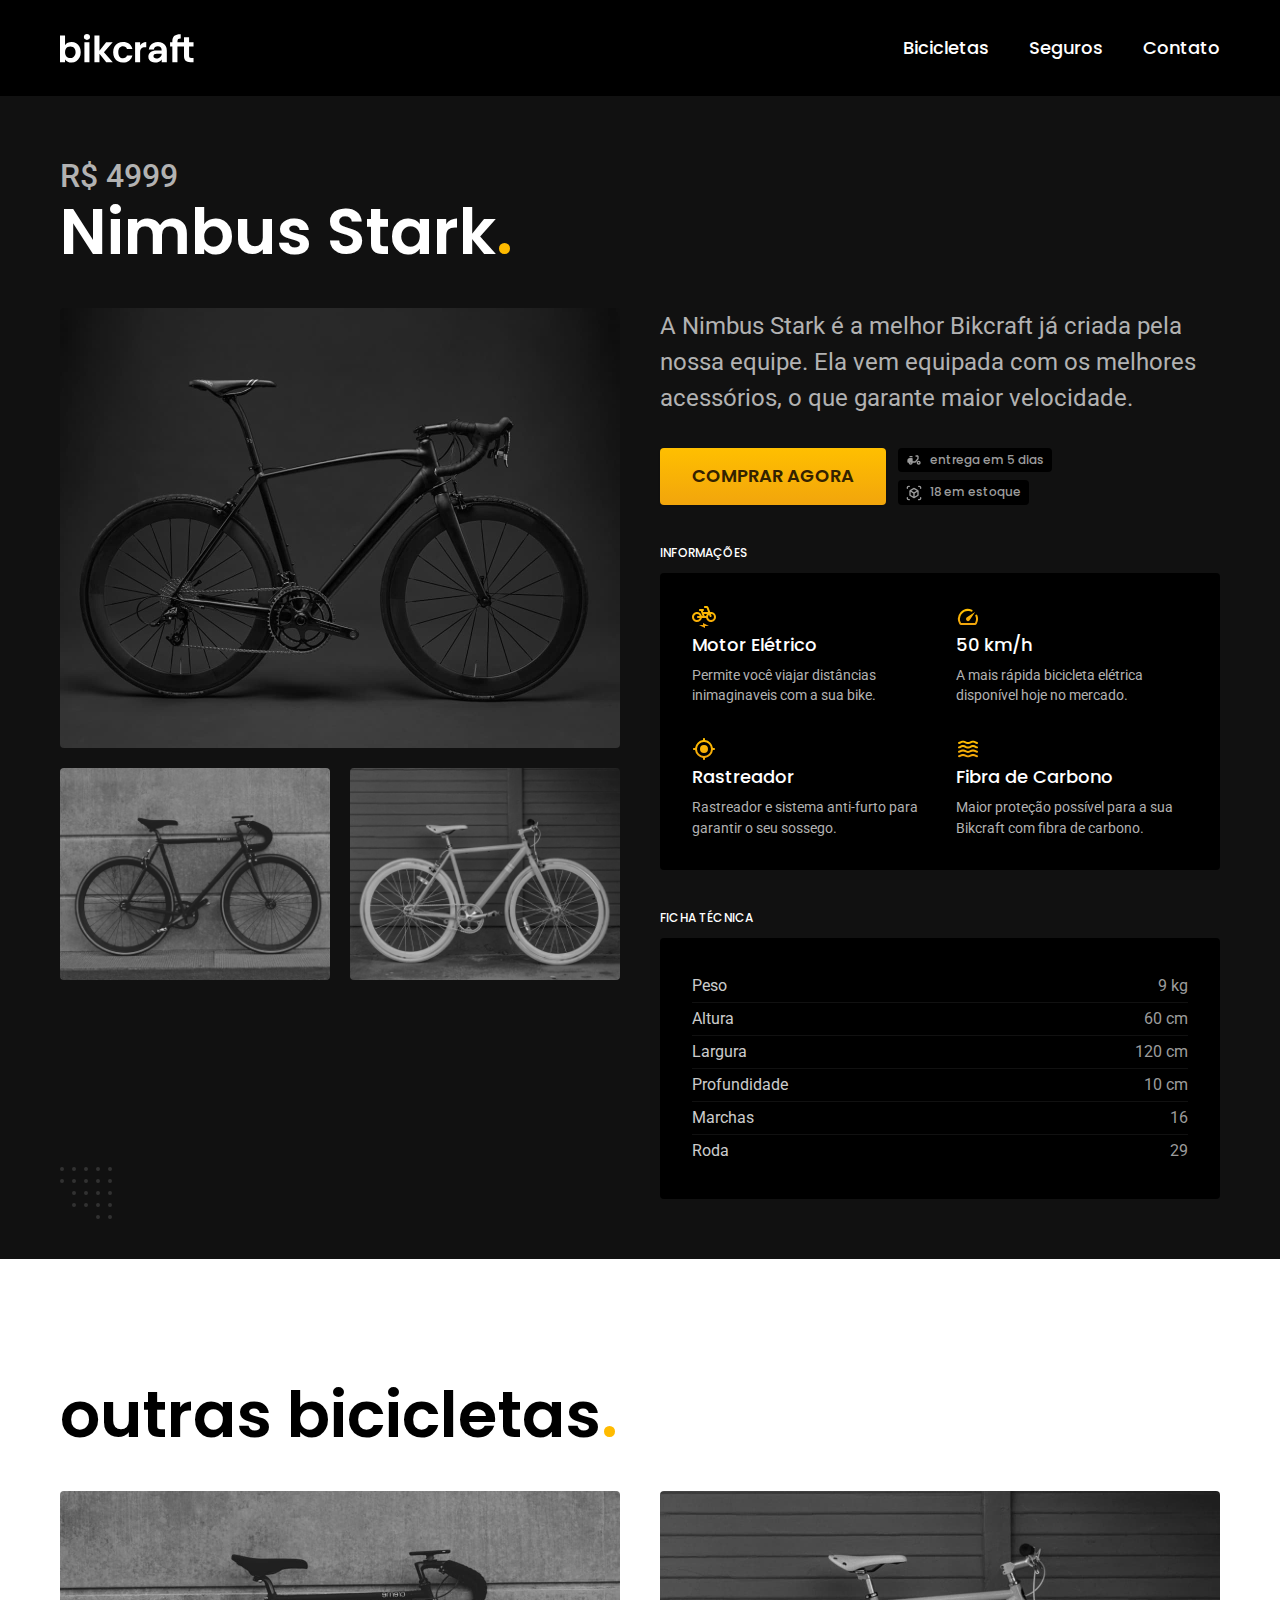
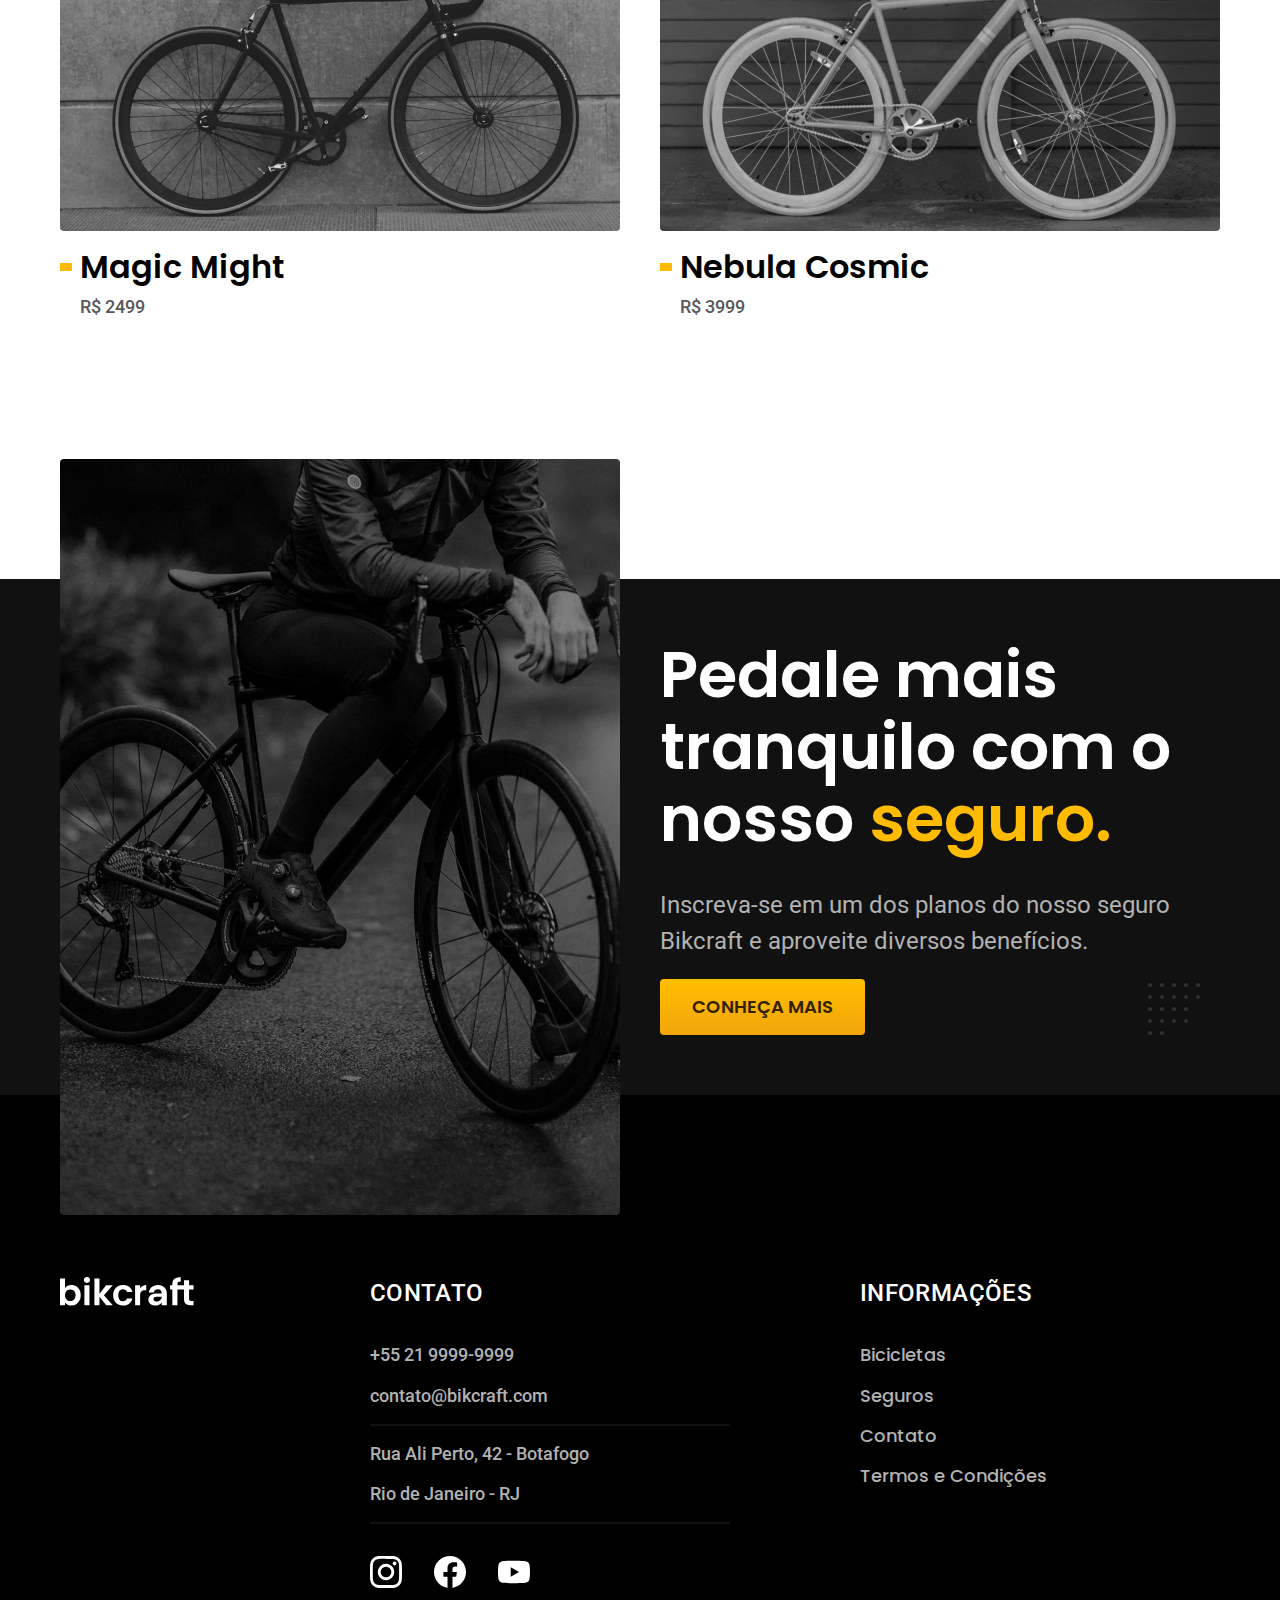
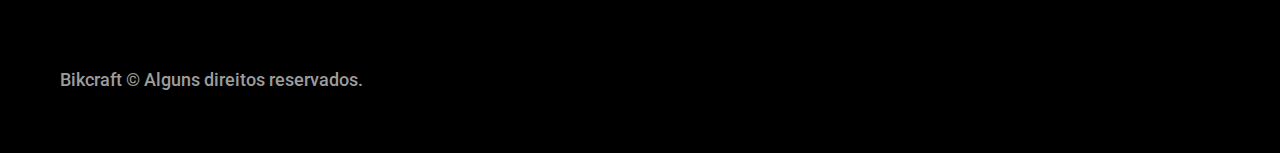
<file: bicicletas/nimbus.html>
<!DOCTYPE html>
<html lang="pt-br">

<head>
  <meta charset="UTF-8">
  <meta name="viewport" content="width=device-width, initial-scale=1.0">
  <title>Nimbus | Bikcraft</title>
  <meta name="description" content="Bicicletas elétricas de alta precisão e qualidade,  feitas sob medida para o cliente. Explore o mundo na sua velocidade com a Bikcraft.">

  <link rel="icon" href="./favicon.svg" type="image/svg+xml">
  <link rel="preload" href="../css/style.min.css" as="style">
  <link rel="stylesheet" href="../css/style.min.css">

  <script>document.documentElement.classList.add('js');</script>

  <link rel="preconnect" href="https://fonts.googleapis.com">
  <link rel="preconnect" href="https://fonts.gstatic.com" crossorigin>
  <link href="https://fonts.googleapis.com/css2?family=Merriweather:ital,wght@1,900&family=Poppins:wght@400;600&family=Roboto:wght@400;500&display=swap" rel="stylesheet">
</head>

<body id="bicicleta">
  <header class="header-bg">
    <div class="header container">
      <a href="../">
        <img src="../img/bikcraft.svg" alt="Bikcraft" width="136" height="32">
      </a>
      <nav aria-label="primaria">
        <ul class="header-menu font-1-m cor-0">
          <li><a href="../bicicletas.html">Bicicletas</a></li>
          <li><a href="../seguros.html">Seguros</a></li>
          <li><a href="../contato.html">Contato</a></li>
        </ul>
      </nav>
    </div>
  </header>

  <main class="bicicleta-bg">
    <div class="bicicleta container">
      <div class="bicicleta-titulo">
        <span class="font-2-xl cor-5">R$ 4999</span>
        <h1 class="font-1-xxl cor-0">Nimbus Stark<span class="cor-p1">.</span></h1>
      </div>
      <div class="bicicleta-imagens">
        <img src="../img/bicicleta/nimbus1.jpg" alt="Bicicleta preta" width="560" height="440">
        <img src="../img/bicicleta/nimbus2.jpg" alt="Bicicleta branca" width="560" height="440">
        <img src="../img/bicicleta/nimbus3.jpg" alt="Bicicleta preta" width="560" height="440">
      </div>
      <div class="bicicleta-conteudo">
        <p class="font-2-l cor-5">A Nimbus Stark é a melhor Bikcraft já criada pela nossa equipe. Ela vem equipada com os melhores acessórios, o que garante maior velocidade.</p>
        <div class="bicicleta-comprar">
          <a class="botao" href="../orcamento.html?tipo=bikcraft&produto=nimbus">Comprar Agora</a>
          <span class="font-1-xs cor-6"><img src="../img/icones/entrega.svg" alt=""> entrega em 5 dias</span>
          <span class="font-1-xs cor-6"><img src="../img/icones/estoque.svg" alt=""> 18 em estoque</span>
        </div>
        <h2 class="font-1-xs cor-0">Informações</h2>
        <ul class="bicicleta-informacoes">
          <li>
            <img src="../img/icones/eletrica.svg" alt="">
            <h3 class="font-1-m cor-0">Motor Elétrico</h3>
            <p class="font-2-xs cor-5">Permite você viajar distâncias inimaginaveis com a sua bike.</p>
          </li>
          <li>
            <img src="../img/icones/velocidade.svg" alt="">
            <h3 class="font-1-m cor-0">50 km/h</h3>
            <p class="font-2-xs cor-5">A mais rápida bicicleta elétrica disponível hoje no mercado.</p>
          </li>
          <li>
            <img src="../img/icones/rastreador.svg" alt="">
            <h3 class="font-1-m cor-0">Rastreador</h3>
            <p class="font-2-xs cor-5">Rastreador e sistema anti-furto para garantir o seu sossego.</p>
          </li>
          <li>
            <img src="../img/icones/carbono.svg" alt="">
            <h3 class="font-1-m cor-0">Fibra de Carbono</h3>
            <p class="font-2-xs cor-5">Maior proteção possível para a sua Bikcraft com fibra de carbono.</p>
          </li>
        </ul>
        <h2 class="font-1-xs cor-0">Ficha Técnica</h2>
        <ul class="bicicleta-ficha font-2-s cor-4">
          <li>Peso <span>9 kg</span></li>
          <li>Altura <span>60 cm</span></li>
          <li>Largura <span>120 cm</span></li>
          <li>Profundidade <span>10 cm</span></li>
          <li>Marchas <span>16</span></li>
          <li>Roda <span>29</span></li>
        </ul>
      </div>
    </div>
  </main>

  <article class="bicicletas-lista container">
    <h2 class="font-1-xxl">outras bicicletas<span class="cor-p1">.</span></h2>
    <ul>
      <li>
        <a href="./magic.html">
          <img src="../img/bicicletas/magic.jpg" alt="Bicicleta preta">
          <h3 class="font-1-xl">Magic Might</h3>
          <span class="font-2-m cor-8">R$ 2499</span>
        </a>
      </li>
      <li>
        <a href="./nebula.html">
          <img src="../img/bicicletas/nebula.jpg" alt="Bicicleta branca">
          <h3 class="font-1-xl">Nebula Cosmic</h3>
          <span class="font-2-m cor-8">R$ 3999</span>
        </a>
      </li>
    </ul>
  </article>

  <article class="seguro-bg">
    <div class="seguro container">
      <div class="seguro-imagem">
        <img src="../img/fotos/seguros.jpg" alt="Pessoa parada em cima de uma bicicleta">
      </div>
      <div class="seguro-conteudo">
        <h2 class="font-1-xxl cor-0">Pedale mais tranquilo com o nosso <span class="cor-p1">seguro.</span></h2>
        <p class="font-2-l cor-5">Inscreva-se em um dos planos do nosso seguro Bikcraft e aproveite diversos benefícios.</p>
        <a class="botao" href="../seguros.html">Conheça Mais</a>
      </div>
    </div>
  </article>

  <footer class="footer-bg">
    <div class="footer container">
      <img src="../img/bikcraft.svg" alt="Bikcraft">
      <div class="footer-contato">
        <h3 class="font-2-l-b cor-0">Contato</h3>
        <ul class="font-2-m cor-5">
          <li>+55 21 9999-9999</li>
          <li>contato@bikcraft.com</li>
          <li>Rua Ali Perto, 42 - Botafogo</li>
          <li>Rio de Janeiro - RJ</li>
        </ul>
        <div class="footer-redes">
          <a href="./"><img src="../img/redes/instagram.svg" alt="Instagram"></a>
          <a href="./"><img src="../img/redes/facebook.svg" alt="Facebook"></a>
          <a href="./"><img src="../img/redes/youtube.svg" alt="Youtube"></a>
        </div>
      </div>
      <div class="footer-informacoes">
        <h3 class="font-2-l-b cor-0">Informações</h3>
        <nav>
          <ul class="font-1-m cor-5">
            <li><a href="../bicicletas.html">Bicicletas</a></li>
            <li><a href="../seguros.html">Seguros</a></li>
            <li><a href="../contato.html">Contato</a></li>
            <li><a href="../termos.html">Termos e Condições</a></li>
          </ul>
        </nav>
      </div>
      <p class="font-2-m cor-6 footer-copy">Bikcraft © Alguns direitos reservados.</p>
    </div>
  </footer>

  <script src="../js/script.js"></script>
</body>

</html>
</file>
<file: css/style.min.css>
body{margin:0;padding:0;background-color:#fff;font-family:Arial,Helvetica,sans-serif}blockquote,dd,h1,h2,h3,h4,h5,p{margin:0}ul{padding:0;margin:0;list-style:none}a{text-decoration:none;color:inherit}img{max-width:100%;height:auto;display:block}img[src$=".jpg"]{border-radius:4px}.header-bg{background:var(--cor-12)}.header{display:flex;justify-content:space-between;gap:20px;flex-wrap:wrap;padding-top:20px;padding-bottom:20px;align-items:center}.header img{min-width:max-content}.header-menu{display:flex;flex-wrap:wrap;gap:40px}.header-menu a{display:inline-block;padding:16px 0;position:relative}.header-menu a::after{content:"";position:absolute;display:block;height:2px;width:0;background-color:var(--cor-0);margin-top:4px;transition:.3s}.header-menu a.ativo::after,.header-menu a:hover::after{width:100%}@media (max-width:800px){.header-menu{gap:20px}.header-menu a{background:var(--cor-11);padding:12px 16px;border-radius:4px}.header-menu a.ativo,.header-menu a:hover{background:var(--cor-10)}.header-menu a::after{display:none}}@media (max-width:600px){.header-menu{gap:12px}.header-menu a{padding:8px 12px;font-size:.875rem}}.footer-bg{background-color:var(--cor-12)}.footer{display:grid;grid-template-columns:3fr 5fr 4fr;gap:40px;padding-top:60px;padding-bottom:60px}.footer h3{margin-bottom:32px}.footer-contato ul{margin-bottom:32px}.footer li{margin-bottom:16px}.footer-contato li:nth-child(2)::after,.footer-contato li:nth-child(4)::after{content:"";display:block;max-width:360px;background:var(--cor-11);height:2px;margin-top:16px}.footer-redes{display:flex;gap:32px}.footer a:hover{color:var(--cor-0)}.footer-copy{grid-column:1/-1;margin-top:40px}@media (max-width:800px){.footer>img{display:none}.footer{grid-template-columns:1fr 1fr}}@media (max-width:600px){.footer{grid-template-columns:1fr;gap:60px}.footer-copy{margin-top:0}}:root{--cor-0:#ffffff;--cor-1:#f7f7f7;--cor-2:#ededed;--cor-3:#dedede;--cor-4:#cccccc;--cor-5:#b2b2b2;--cor-6:#9c9c9c;--cor-7:#717171;--cor-8:#595959;--cor-9:#404040;--cor-10:#2e2e2e;--cor-11:#111111;--cor-12:#000000;--cor-p1:#ffbb00;--cor-p2:#e4a30b;--cor-p3:#a66f00;--cor-p4:#664400;--cor-p5:#332200}.cor-0{color:var(--cor-0)}.cor-1{color:var(--cor-1)}.cor-2{color:var(--cor-2)}.cor-3{color:var(--cor-3)}.cor-4{color:var(--cor-4)}.cor-5{color:var(--cor-5)}.cor-6{color:var(--cor-6)}.cor-7{color:var(--cor-7)}.cor-8{color:var(--cor-8)}.cor-9{color:var(--cor-9)}.cor-10{color:var(--cor-9)}.cor-11{color:var(--cor-11)}.cor-12{background-color:var(--cor-12)}.cor-p1{color:var(--cor-p1)}.cor-p2{color:var(--cor-p2)}.cor-p3{color:var(--cor-p3)}.cor-p4{color:var(--cor-p4)}.cor-p5{color:var(--cor-p5)}.container{box-sizing:border-box;max-width:1200px;padding-left:20px;padding-right:20px;margin-left:auto;margin-right:auto}.botao{display:inline-block;padding:16px 32px;background:linear-gradient(#ffbf00,#f2a50c);box-shadow:0 1px 2px rgba(0,0,0,.1);border-radius:4px;text-transform:uppercase;font:600 1.125rem/1.35 Poppins,sans-serif;color:var(--cor-p5);max-width:max-content;border:none;cursor:pointer}.botao:hover{background:linear-gradient(#ffb60d,#e59317)}.botao.secundario{background:var(--cor-10);color:var(--cor-2)}.botao.secundario:hover{background:var(--cor-9)}.botao.seta{display:flex;align-items:center}.botao.seta::after{content:"";display:inline-block;width:18px;height:10px;margin-left:12px;background:url("../img/icones/seta.svg");transition:transform .2s}.botao.seta:hover::after{transform:translateX(4px)}@media (max-width:600px){.botao{padding:12px 16px;font-size:1rem}}.link{display:inline-block;font:500 1.5rem/1.5 Poppins,sans-serif;color:var(--cor-p1);text-transform:uppercase;position:relative;padding-bottom:8px}.link::after{content:"";display:block;width:100%;height:4px;background:currentColor;position:absolute;margin-top:4px}.link:hover{color:var(--cor-0)}.titulo{padding:60px 0;background:var(--cor-11)}.titulo div{background:url("../img/dec/top-right.svg") no-repeat top right 20px}.titulo p{margin-bottom:4px}@media (max-width:800px){.titulo p{font-size:1rem;text-transform:lowercase;font-weight:400}.titulo{padding:40px 0}}.font-1-xs{font:500 0.75rem/1.35 Poppins,sans-serif}.font-2-xs{font:400 0.875rem/1.43 Roboto,sans-serif}.font-1-s{font:500 1rem/1.5 Poppins,sans-serif}.font-2-s{font:400 1rem/1.5 Roboto,sans-serif}.font-1-m,.font-1-m-b{font:500 1.125rem/1.35 Poppins,sans-serif}.font-1-m-b{font-weight:600}.font-2-m{font:500 1.125rem/1.35 Roboto,sans-serif}.font-1-l{font:500 1.5rem/1.5 Poppins,sans-serif}.font-2-l,.font-2-l-b{font:400 1.5rem/1.5 Roboto,sans-serif}.font-2-l-b{font-weight:500;letter-spacing:.015em;text-transform:uppercase}.font-1-xl{font:600 2rem/1.25 Poppins,sans-serif}.font-2-xl{font:500 2rem/1.25 Roboto,sans-serif}.font-1-xxl{font:600 4rem/1.125 Poppins,sans-serif}@media (max-width:1200px){.font-1-xxl{font-size:3rem}.font-2-l{font-size:1.125rem}.font-2-l-b{font-size:1.125rem}}@media (max-width:800px){.font-1-xxl{font-size:2rem}.font-1-xl,.font-2-xl{font-size:1.5rem}}.form{display:grid;grid-template-columns:1fr 1fr;gap:20px}.form .col-2{grid-column:span 2}.form label{display:block;margin-bottom:4px;font:500 1rem/1.5 Poppins,sans-serif}.form input[type=email],.form input[type=text],.form textarea{font:400 1rem/1.5 Roboto,sans-serif;background:var(--cor-1);border:1px solid var(--cor-2);box-sizing:border-box;border-radius:4px;padding:12px;width:100%;box-sizing:border-box}.form input[type=email]:focus,.form input[type=text]:focus,.form textarea:focus{outline:0;border-color:var(--cor-p1);background:var(--cor-0);box-shadow:0 0 0 2px #fea}@media (max-width:600px){.form{grid-template-columns:1fr}.form .col-2{grid-column:1}}.js [data-anime]{opacity:0}.js .fadeInDown{transform:translate3d(0,-20px,0)}.js .fadeInUp{transform:translate3d(0,20px,0)}.js .fadeInRight{transform:translate3d(20px,0,0)}.js .fadeInLeft{transform:translate3d(-20px,0,0)}.js .anime{opacity:1;transform:none;transition:transform .6s,opacity .6s}@media (prefers-reduced-motion){[data-anime]{transform:none}}.introducao-bg{background:var(--cor-12) url("../img/dec/bottom-left.svg") no-repeat bottom 160px left 20px;box-shadow:inset 0 -120px var(--cor-0)}.introducao{display:grid;grid-template-columns:1fr 1fr;gap:0 40px}.introducao img{height:100%;object-fit:cover}.introducao-conteudo{align-self:end;padding-bottom:200px}.introducao h1{margin-bottom:32px}.introducao p{margin-bottom:20px}@media (max-width:800px){.introducao-bg{background:var(--cor-11);padding-top:40px;box-shadow:inset 0 -60px #fff}.introducao{grid-template-columns:1fr;gap:32px}.introducao-conteudo{padding-bottom:0}.introducao h1{margin-bottom:16px}.introducao img{height:300px;width:100%}}.tecnologia-bg{background-color:var(--cor-11);box-shadow:inset 0 120px var(--cor-0),inset 0 -120px var(--cor-0)}.tecnologia{display:grid;grid-template-columns:1fr 1fr;gap:40px}.tecnologia-imagem img{width:100%;height:100%;object-fit:cover;object-position:left}.tecnologia-conteudo{padding-top:180px;padding-bottom:180px}.tecnologia-conteudo>span{text-transform:uppercase;display:block;margin-bottom:20px}.tecnologia-conteudo h2{margin-bottom:32px}.tecnologia-conteudo>p{margin-bottom:20px}.tecnologia-conteudo a{margin-bottom:80px}.tecnologia-vantagens{display:flex;gap:40px}.tecnologia-vantagens h3{margin-bottom:8px;width:max-content}.tecnologia-vantagens img{width:24px;margin-bottom:8px}@media (max-width:800px){.tecnologia-bg{box-shadow:initial}.tecnologia{grid-template-columns:1fr}.tecnologia-conteudo{padding-top:60px;padding-bottom:60px}.tecnologia-imagem{display:none}.tecnologia-conteudo a{margin-bottom:60px}}@media (max-width:600px){.tecnologia-vantagens{flex-direction:column}}.parceiros{padding-top:60px;padding-bottom:120px}.parceiros h2{margin-bottom:60px}.parceiros ul{padding:0 20px;max-width:1400px;display:grid;grid-template-columns:repeat(4,1fr);margin:0 auto}.parceiros img{margin:auto}.parceiros li{display:flex;padding:32px}.parceiros li{border-left:2px solid var(--cor-2)}.parceiros li:first-child,.parceiros li:nth-child(5){border-left:none}.parceiros li:nth-child(n+5){border-top:2px solid var(--cor-2)}@media (max-width:800px){.parceiros{padding-bottom:60px}.parceiros h2{margin-bottom:20px}.parceiros ul{grid-template-columns:repeat(2,1fr)}.parceiros li:nth-child(n+3){border-top:2px solid var(--cor-2)}.parceiros li:nth-child(3),.parceiros li:nth-child(7){border-left:none}}.depoimento{display:grid;grid-template-columns:1fr 1fr;background-color:var(--cor-p1);overflow:hidden}.depoimento img{width:100%;height:100%;object-fit:cover;border-radius:0}.depoimento-conteudo{padding:40px 40px 80px 80px;align-self:end;background:url("../img/dec/bottom-right-p.svg") no-repeat bottom 40px right 40px}.depoimento-conteudo blockquote{margin-top:auto}.depoimento-conteudo p{max-width:32ch;font-family:Merriweather;font-style:italic;font-weight:900;margin-bottom:1em;position:relative;z-index:0;display:block}.depoimento p::after,.depoimento p::before{color:var(--cor-p2);font-size:5rem;position:absolute;z-index:-1}.depoimento p::before{content:"“";left:-50px;top:-20px}.depoimento p::after{content:"”";bottom:-60px}@media (min-width:1200px){.depoimento img{max-height:520px}}@media (max-width:800px){.depoimento{grid-template-columns:1fr;text-align:center}.depoimento img{max-height:200px}.depoimento-conteudo{padding:40px 20px;margin:auto}}.seguros-bg{background:var(--cor-11) bottom 40px left 20px}.seguros{padding-top:60px;padding-bottom:60px;display:grid;grid-template-columns:1fr 1fr;gap:40px;align-items:center}#seguros .seguros{padding-top:0}.seguros h2{grid-column:1/-1}.seguros-item{display:grid;grid-template-columns:1fr auto;padding:32px 32px 32px 60px;border-radius:4px;background-color:var(--cor-12)}.seguros-item h3{margin-bottom:40px}.seguros-item span{grid-column:2;display:block;text-align:right}.seguros-item ul{grid-column:1/-1;margin-bottom:32px}.seguros-item li+li{margin-top:20px}.seguros-item li{display:flex;align-items:center;position:relative}.seguros-item li::before{content:"";position:absolute;left:-21px;width:13px;height:9px;background-image:url("../img/icones/lista.svg")}.seguros-item a{grid-column:1/-1}@media (max-width:800px){.seguros-bg{background:var(--cor-11)}.seguros{grid-template-columns:1fr}}.vantagens-bg{background:url("../img/dec/bottom-left.svg") no-repeat bottom 40px left 20px,url("../img/dec/bottom-right.svg") no-repeat bottom 40px right 20px,var(--cor-12)}.vantagens{padding-top:120px;padding-bottom:120px}.vantagens h2{margin-bottom:60px}.vantagens ul{display:grid;grid-template-columns:repeat(auto-fit,minmax(300px,max-content));gap:40px 80px}.vantagens h3,.vantagens img{margin-bottom:8px}@media (max-width:800px){.vantagens-bg{background:var(--cor-12)}.vantagens{padding-top:60px;padding-bottom:60px}.vantagens h2{margin-bottom:40px}.vantagens ul{gap:20px}}.perguntas{padding-top:120px;padding-bottom:120px}.perguntas h2{margin-bottom:60px}.perguntas dl>div{padding:20px;border-radius:4px}.perguntas dl>div:nth-child(odd){background:var(--cor-1)}.perguntas button{display:grid;grid-template-columns:auto 1fr auto;gap:8px;align-items:center;cursor:pointer;border:none;background:0 0;width:100%;text-align:left}.perguntas button::before{content:"";display:inline-block;width:12px;height:8px;background:var(--cor-p1)}.perguntas button::after{content:"";display:block;width:14px;height:6px;background:url("../img/icones/seta-abrir.svg") no-repeat right;transition:.3s}.perguntas button:hover::after,.perguntas button[aria-expanded=true]::after{transform:rotate(180deg)}.js .perguntas dd{padding-left:20px;padding-top:16px;max-width:80ch;display:none}.js .perguntas dd.ativa{display:block}@media (max-width:800px){.perguntas{padding-top:60px;padding-bottom:60px}.perguntas h2{margin-bottom:40px}}.bicicletas-bg:nth-child(odd){background-image:linear-gradient(to right,var(--cor-0) 30%,var(--cor-11) 0)}.bicicletas{display:grid;grid-template-columns:1fr 1fr;gap:40px;padding-top:60px;padding-bottom:60px;background:url("../img/dec/top-right.svg") no-repeat top 40px right 20px}.bicicletas-imagem{display:grid}.bicicletas-imagem img{grid-area:1/1}.bicicletas-imagem span{grid-area:1/1;place-self:start end;margin-top:20px;padding:8px 16px 8px 8px;border-radius:5px 0 0 5px;background-color:var(--cor-12)}.bicicletas-conteudo{display:grid;grid-template-columns:1fr 1fr;align-content:start}.bicicletas h2,.bicicletas p{grid-column:1/-1}.bicicletas h2{margin-bottom:20px}.bicicletas h2::before{content:"";display:block;width:12px;height:8px;background-color:var(--cor-p1);margin-bottom:8px}.bicicletas p{margin-bottom:32px}.bicicletas a{place-self:end}.bicicletas ul{display:grid;gap:16px}.bicicletas li{display:flex;align-items:center}.bicicletas-conteudo img{width:24px;height:24px;margin-right:8px}@media (max-width:800px){.bicicletas-bg:nth-child(odd){background-image:none;background-color:var(--cor-11)}.bicicletas{grid-template-columns:1fr;gap:20px;padding-top:40px;padding-bottom:40px}.bicicletas-conteudo{grid-template-columns:1fr}.bicicletas ul{grid-template-columns:1fr 1fr;margin-bottom:32px}.bicicletas a{place-self:start}}@media (max-width:600px){.bicicletas ul{font-size:1rem}}.bicicletas-lista{padding-top:120px;padding-bottom:120px}#home .bicicletas-lista{padding-top:60px}.bicicletas-lista h2{margin-bottom:20px}.bicicletas-lista ul{padding:20px 0;margin:0 auto;display:flex;gap:40px;overflow-y:hidden;-webkit-overflow-scrolling:touch}#home .bicicletas-lista ul{max-width:1400px;padding:20px}.bicicletas-lista li{flex:1;min-width:280px}.bicicletas-lista a{display:block}.bicicletas-lista img{margin-bottom:16px}.bicicletas-lista h3{margin-bottom:8px;display:flex;align-items:center}.bicicletas-lista h3::before{content:"";display:inline-block;width:12px;height:8px;margin-right:8px;background:#fb0;transition:width .2s}.bicicletas-lista a:hover h3::before{width:24px}.bicicletas-lista li span{padding-left:20px}@media (max-width:800px){.bicicletas-lista{padding-bottom:60px}.bicicletas-lista ul{gap:20px}}.bicicleta-bg{background-color:var(--cor-11)}.bicicleta{display:grid;grid-template-columns:1fr 1fr;align-items:start;gap:40px;padding-top:60px;padding-bottom:60px;background:url("../img/dec/bottom-left.svg") no-repeat bottom 40px left 20px}.bicicleta-titulo{grid-column:1/-1}.bicicleta-imagens{display:flex;flex-wrap:wrap;align-items:flex-start;gap:20px}.bicicleta-imagens img{cursor:pointer;flex:1;min-width:200px}.bicicleta-imagens img:first-child{cursor:initial;min-width:100%}.bicicleta-conteudo>p{margin-bottom:32px}.bicicleta-comprar{display:grid;grid-template-columns:max-content auto;align-items:center;justify-items:start;gap:8px 12px;margin-bottom:40px}.bicicleta-comprar a{grid-row:span 2}.bicicleta-comprar span{display:flex;align-items:center;gap:8px;padding:4px 8px;border-radius:4px;background-color:var(--cor-12)}.bicicleta-conteudo h2{text-transform:uppercase;letter-spacing:.015em;margin-bottom:12px}.bicicleta-ficha,.bicicleta-informacoes{padding:32px;border-radius:4px;background-color:var(--cor-12)}.bicicleta-informacoes{margin-bottom:40px;display:grid;grid-template-columns:1fr 1fr;gap:32px}.bicicleta-informacoes img{width:24px;margin-bottom:4px}.bicicleta-informacoes h3{margin-bottom:8px}.bicicleta-ficha li{padding:4px 0;border-bottom:1px solid var(--cor-11);display:flex;justify-content:space-between}.bicicleta-ficha li:last-child{border-bottom:none}.bicicleta-ficha span{color:var(--cor-6)}@media (max-width:800px){.bicicleta{grid-template-columns:1fr;padding-top:40px;padding-bottom:40px}.bicicleta-imagens{grid-row:3}}@media (max-width:400px){.bicicleta-informacoes{grid-template-columns:1fr}.bicicleta-comprar{grid-template-columns:1fr}}.seguro-bg{background-color:var(--cor-11);box-shadow:inset 0 120px var(--cor-0),inset 0 -120px var(--cor-12)}.seguro{display:grid;grid-template-columns:1fr 1fr;gap:40px}.seguro-imagem img{width:100%;height:100%;object-fit:cover}.seguro-conteudo{padding-top:180px;padding-bottom:180px;background:url("../img/dec/bottom-right.svg") no-repeat bottom 180px right 20px}.seguro h2{margin-bottom:32px}.seguro p{margin-bottom:20px}@media (max-width:600px){.seguro-bg{box-shadow:inset 0 -60px var(--cor-12)}.seguro{grid-template-columns:1fr}.seguro-conteudo{grid-row:1;padding-top:40px;padding-bottom:0;background:0 0}}#contato{background:linear-gradient(var(--cor-11) 600px,var(--cor-1) 0)}.contato{display:grid;grid-template-columns:5fr 7fr}.contato-dados,.contato-formulario{padding:60px;box-shadow:0 1px 2px rgba(0,0,0,.1)}.contato-formulario{border-radius:0 5px 5px 0;background:var(--cor-0) url("../img/dec/bottom-right.svg") no-repeat bottom 20px right 20px}.contato-dados{border-radius:5px 0 0 5px;background:var(--cor-12) url("../img/dec/bottom-left.svg") no-repeat bottom 20px left 20px}.contato-dados h2{margin-bottom:60px}.contato-endereco{margin-bottom:32px;padding-left:28px;background:url("../img/icones/local.svg") no-repeat 0 2px}.contato-endereco p{margin-bottom:8px}.contato-meios a{display:block;max-width:max-content;margin-bottom:8px;padding-left:28px}.contato-meios a:hover{color:var(--cor-0)}.contato-meios a:first-child{background:url("../img/icones/email.svg") no-repeat 0 2px}.contato-meios a:nth-child(2){margin-bottom:32px}.contato-meios a:nth-child(3){margin-bottom:60px;background:url("../img/icones/telefone.svg") no-repeat 0 2px}.contato-redes{display:flex;gap:32px;padding-left:28px}@media (max-width:800px){.contato{grid-template-columns:1fr}.contato-dados,.contato-formulario{padding:20px}.contato-dados{border-radius:5px 5px 0 0;background:var(--cor-12)}.contato-formulario{border-radius:0 0 5px 5px}.contato-dados h2{margin-bottom:32px}.contato-meios a:nth-child(3){margin-bottom:32px}.contato-redes{margin-bottom:12px}}.lojas{display:grid;grid-template-columns:1fr 1fr;gap:0 40px;padding-top:120px;padding-bottom:120px}.lojas img{border-radius:4px 4px 0 0}.lojas h2{grid-column:1/-1;margin-bottom:60px}.lojas-item{border-radius:4px;box-shadow:0 1px 2px rgba(0,0,0,.1);background:var(--cor-0)}.lojas-conteudo{display:grid;grid-template-columns:1fr 1fr;gap:32px 16px;padding:32px}.lojas-conteudo h3,.lojas-tempo{grid-column:1/-1}.lojas-dados{display:grid;gap:8px;border-left:2px solid var(--cor-2);padding-left:12px;justify-items:start}.lojas-tempo{display:flex;gap:8px;align-items:center}@media (max-width:800px){.lojas{gap:20px;padding-top:60px;padding-bottom:60px}.lojas h2{margin-bottom:32px}.lojas-conteudo{grid-template-columns:1fr}}@media (max-width:600px){.lojas{grid-template-columns:1fr}}#orcamento{background-image:linear-gradient(var(--cor-11) 700px,var(--cor-1) 0)}.orcamento{display:grid;grid-template-columns:5fr 7fr;padding-bottom:120px}.orcamento h2{text-transform:uppercase;display:flex;align-items:center;position:relative}.orcamento h2::before{content:"";display:inline-block;width:4px;height:8px;background-color:var(--cor-p1);margin-right:8px;position:absolute;left:-12px}.orcamento-dados,.orcamento-produto{padding:60px;box-shadow:0 1px 2px rgba(0,0,0,.1)}.orcamento-produto{border-radius:5px 0 0 5px;display:grid;grid-template-columns:1fr 1fr;align-content:start;gap:20px;background:var(--cor-12) url("../img/dec/bottom-left.svg") no-repeat bottom 20px left 20px}.orcamento-dados{border-radius:0 5px 5px 0;background:var(--cor-0) url("../img/dec/bottom-right.svg") no-repeat bottom 20px right 20px}.orcamento-conteudo h2,.orcamento-dados h2:nth-of-type(n+2){margin-top:20px}.orcamento-produto>*{grid-column:1/-1}.orcamento-produto>label{grid-column:initial}.orcamento-seguro{margin-top:20px}.orcamento-conteudo{display:none}[value=bikcraft]:checked~#orcamento-bikcraft,[value=seguro]:checked~#orcamento-seguro{display:grid;gap:20px}.radio-detalhes{display:none;box-sizing:border-box;grid-template-columns:1fr 1fr;background:var(--cor-0);padding:20px;border-radius:4px;align-items:center}.radio-detalhes li{display:flex;align-items:center;margin-bottom:8px}.radio-detalhes li img{width:16px;margin-right:8px}[type=radio]{opacity:0;position:absolute;pointer-events:none}[type=radio]+label{font:500 1rem/1.5 Poppins,sans-serif;color:var(--cor-4);background-color:var(--cor-10);padding:12px 16px;border-radius:4px;cursor:pointer;display:grid;grid-template-columns:auto 1fr auto;align-items:center;border:1px solid var(--cor-10)}[type=radio]+label:hover{background-color:var(--cor-9);border-color:var(--cor-9)}[type=radio]+label::before{box-sizing:border-box;content:"";display:inline-block;width:12px;height:12px;border:1px solid var(--cor-6);border-radius:50%;margin-right:8px}[type=radio]:focus+label{box-shadow:0 0 0 2px var(--cor-p1);border-color:var(--cor-12)}.radio-detalhes{display:none;box-sizing:border-box;grid-template-columns:1fr 1fr;background:var(--cor-0);padding:20px;border-radius:4px}[type=radio]+label>span{display:none}[type=radio]:checked+label{background:var(--cor-0);border-color:var(--cor-0);color:var(--cor-11)}[type=radio]:checked:focus+label{border-color:var(--cor-12)}[type=radio]:checked+label::before{border:1px solid var(--cor-7);box-shadow:inset 0 0 0 3px var(--cor-0),inset 0 0 0 6px var(--cor-7)}[type=radio]:checked+label>span{display:inline-block}[type=radio]:checked+label+.radio-detalhes{display:grid}@media (max-width:1200px){.orcamento-dados,.orcamento-produto{padding:32px}}@media (max-width:800px){.orcamento{grid-template-columns:1fr}.orcamento-produto{background:var(--cor-12)}}@media (max-width:400px){.orcamento-produto{grid-template-columns:1fr}}.termos{padding-top:80px;padding-bottom:80px}.termos h2{margin-bottom:20px}.termos p+h2{margin-top:48px}.termos p{max-width:75ch;margin-bottom:24px}
</file>
